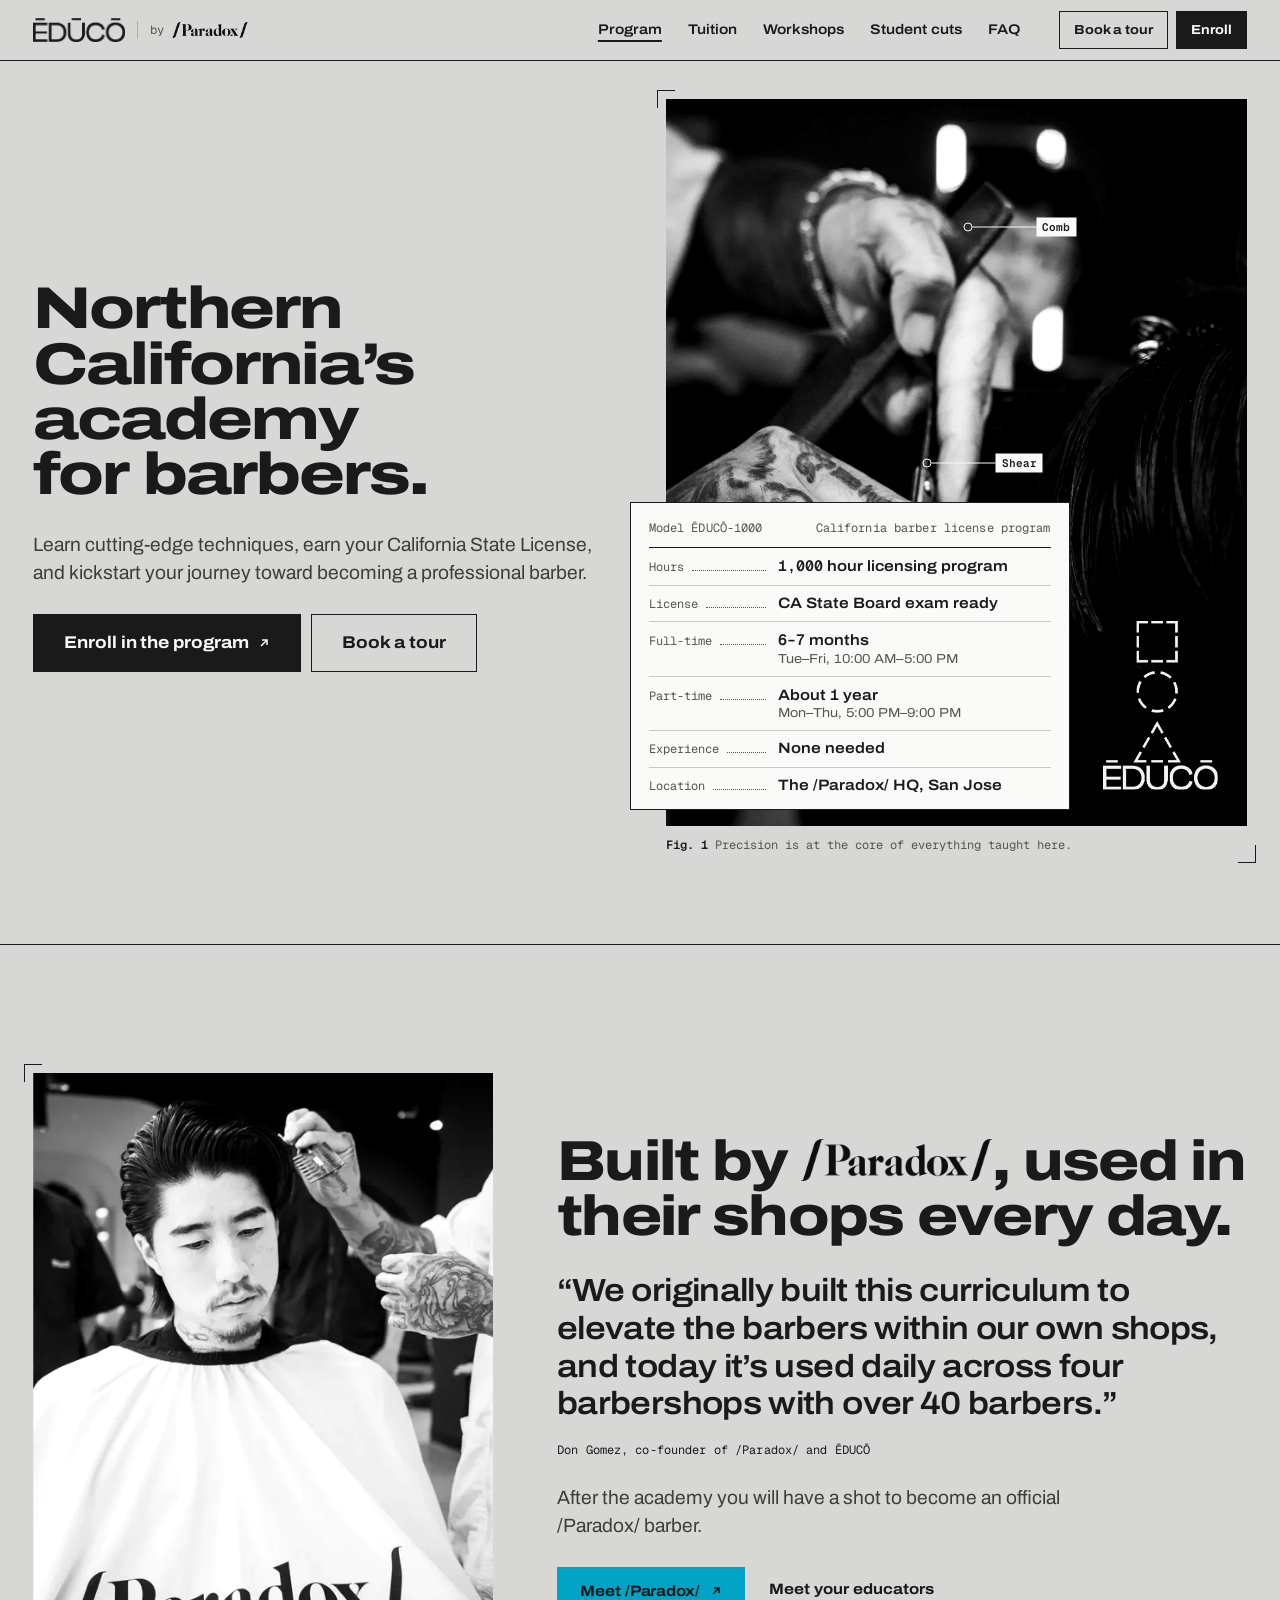
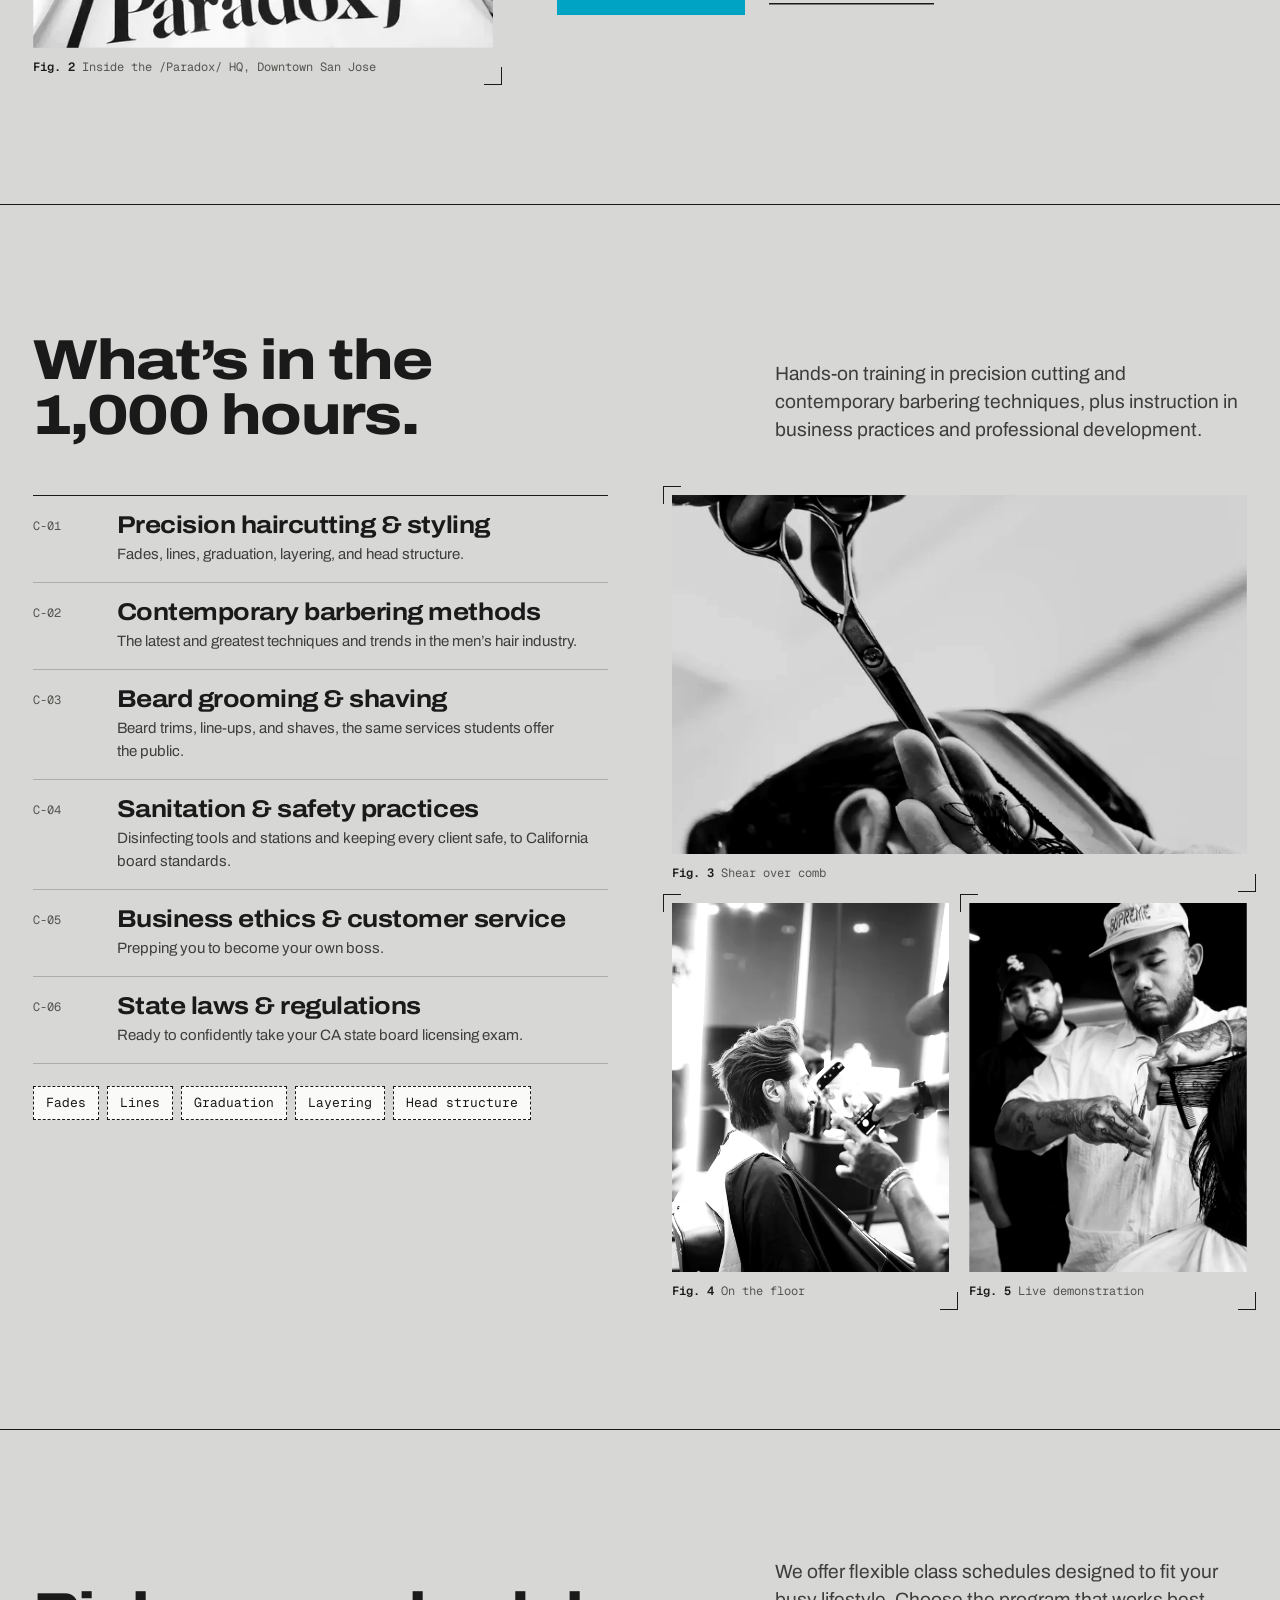
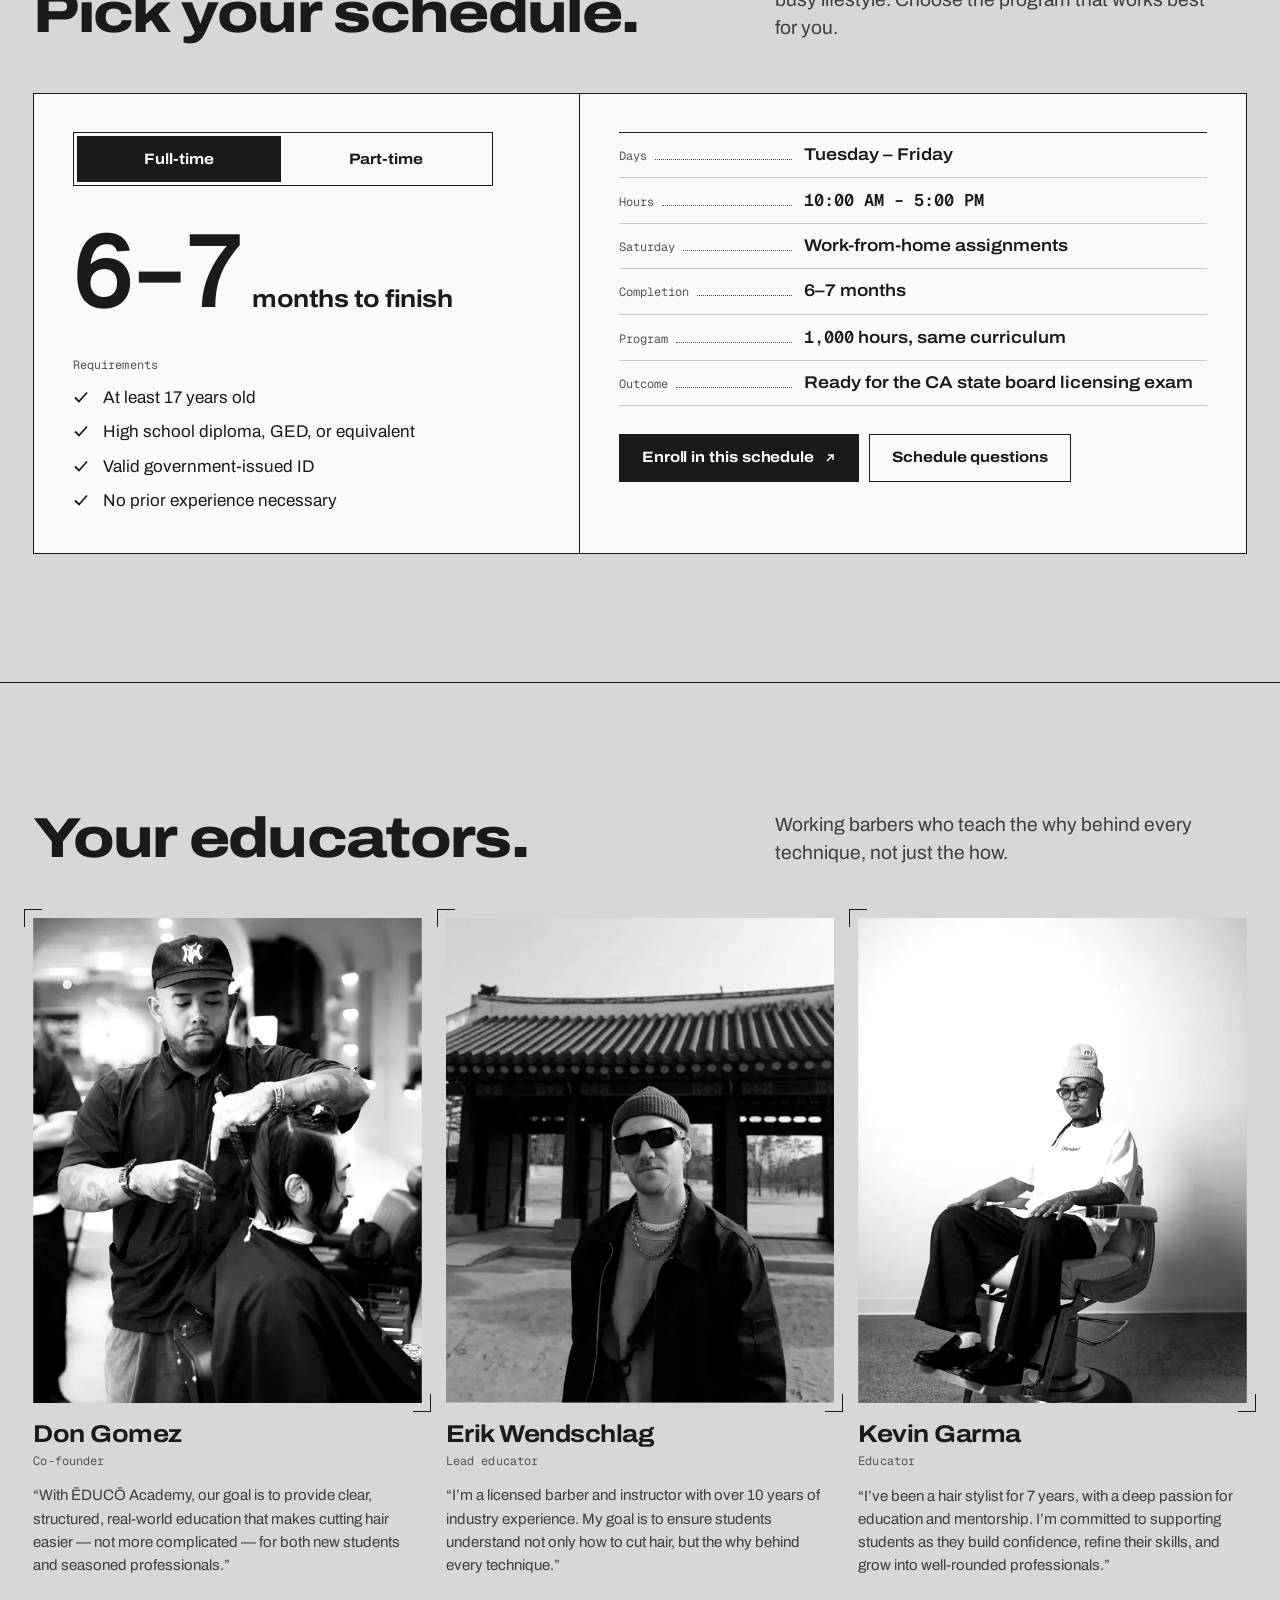
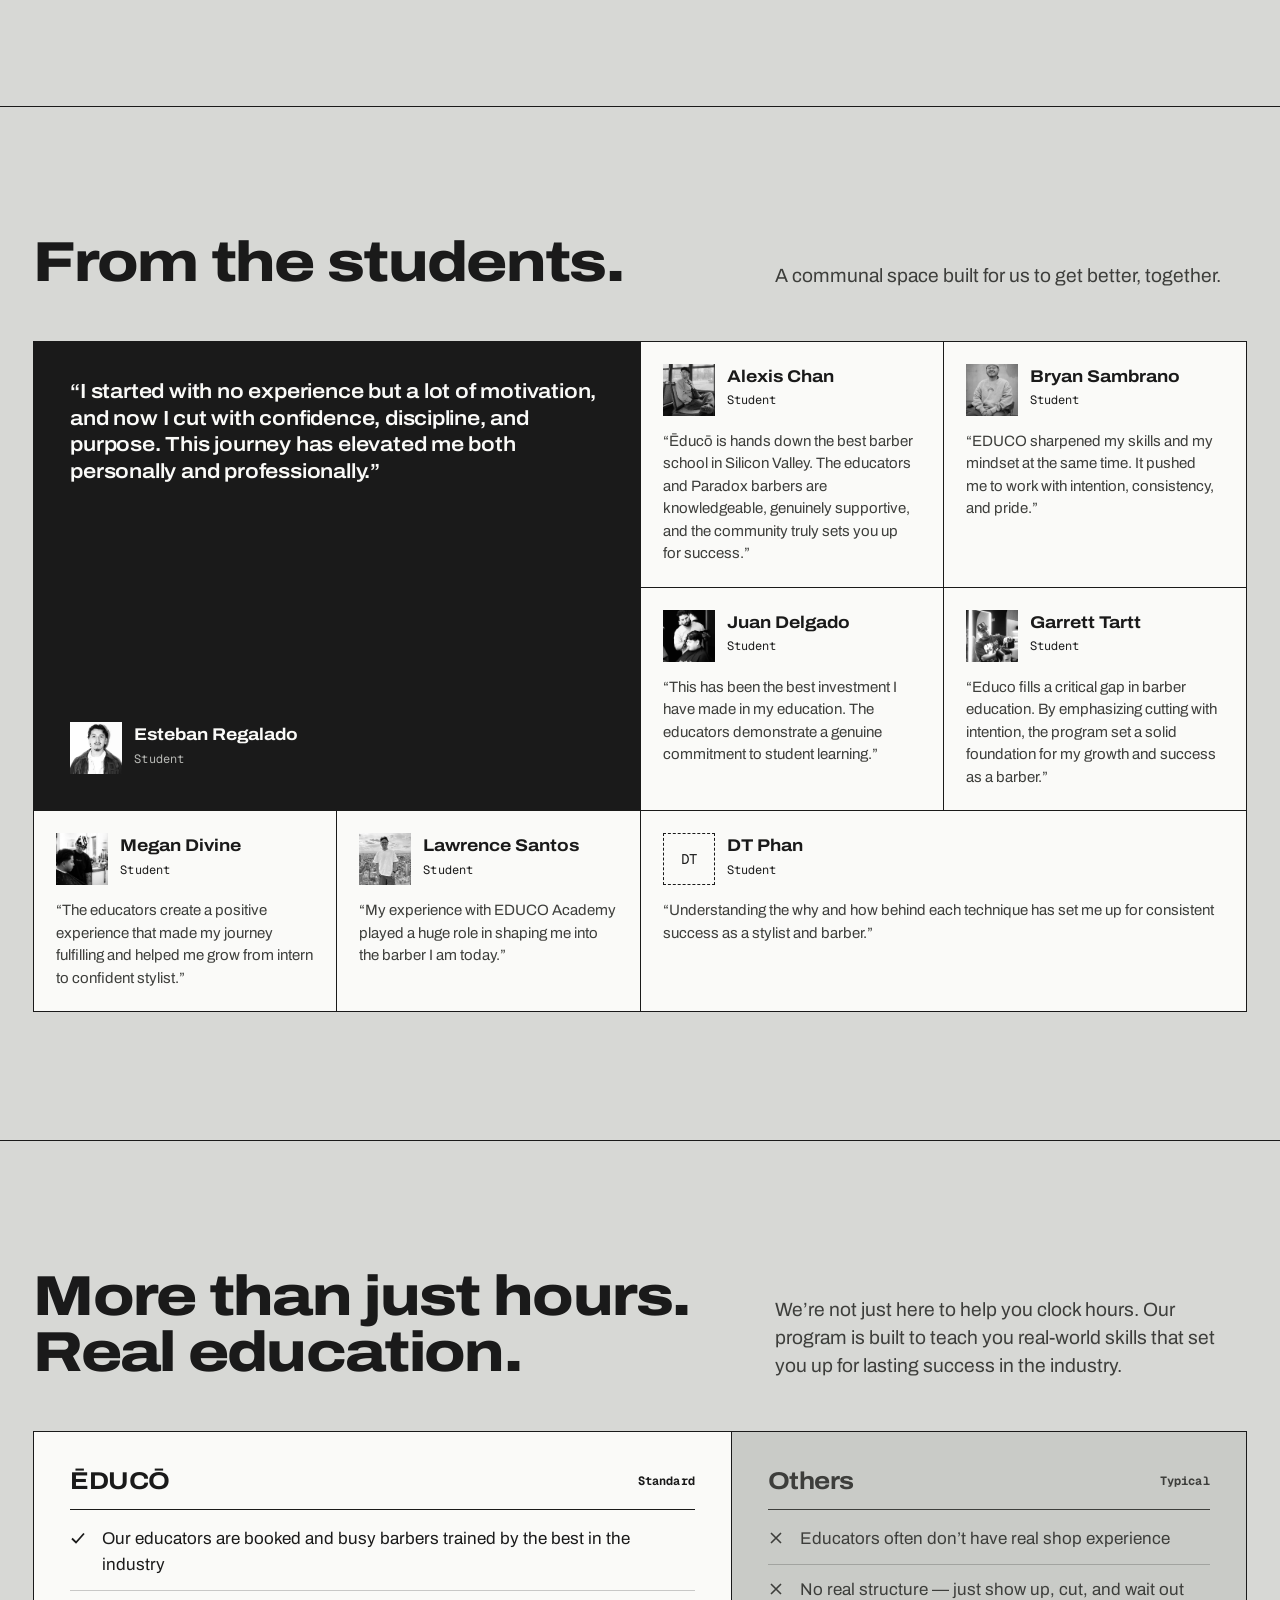
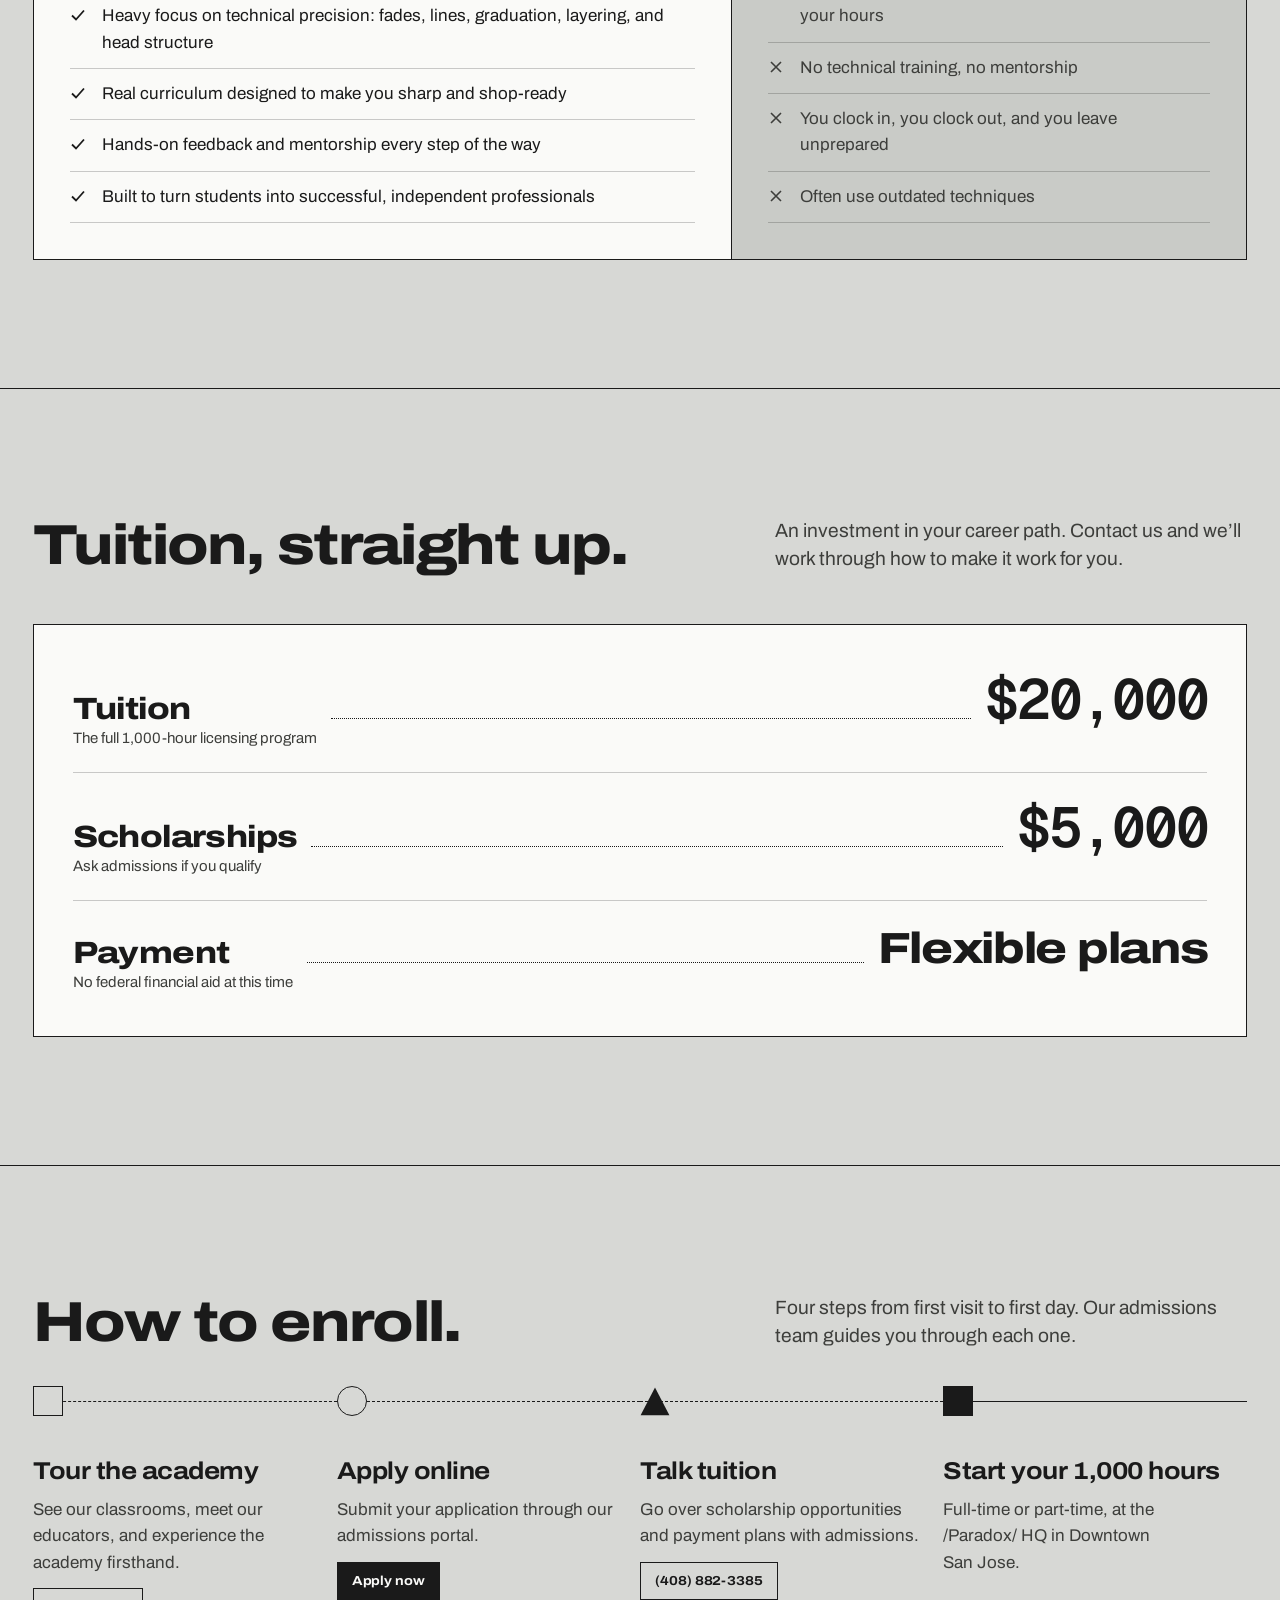
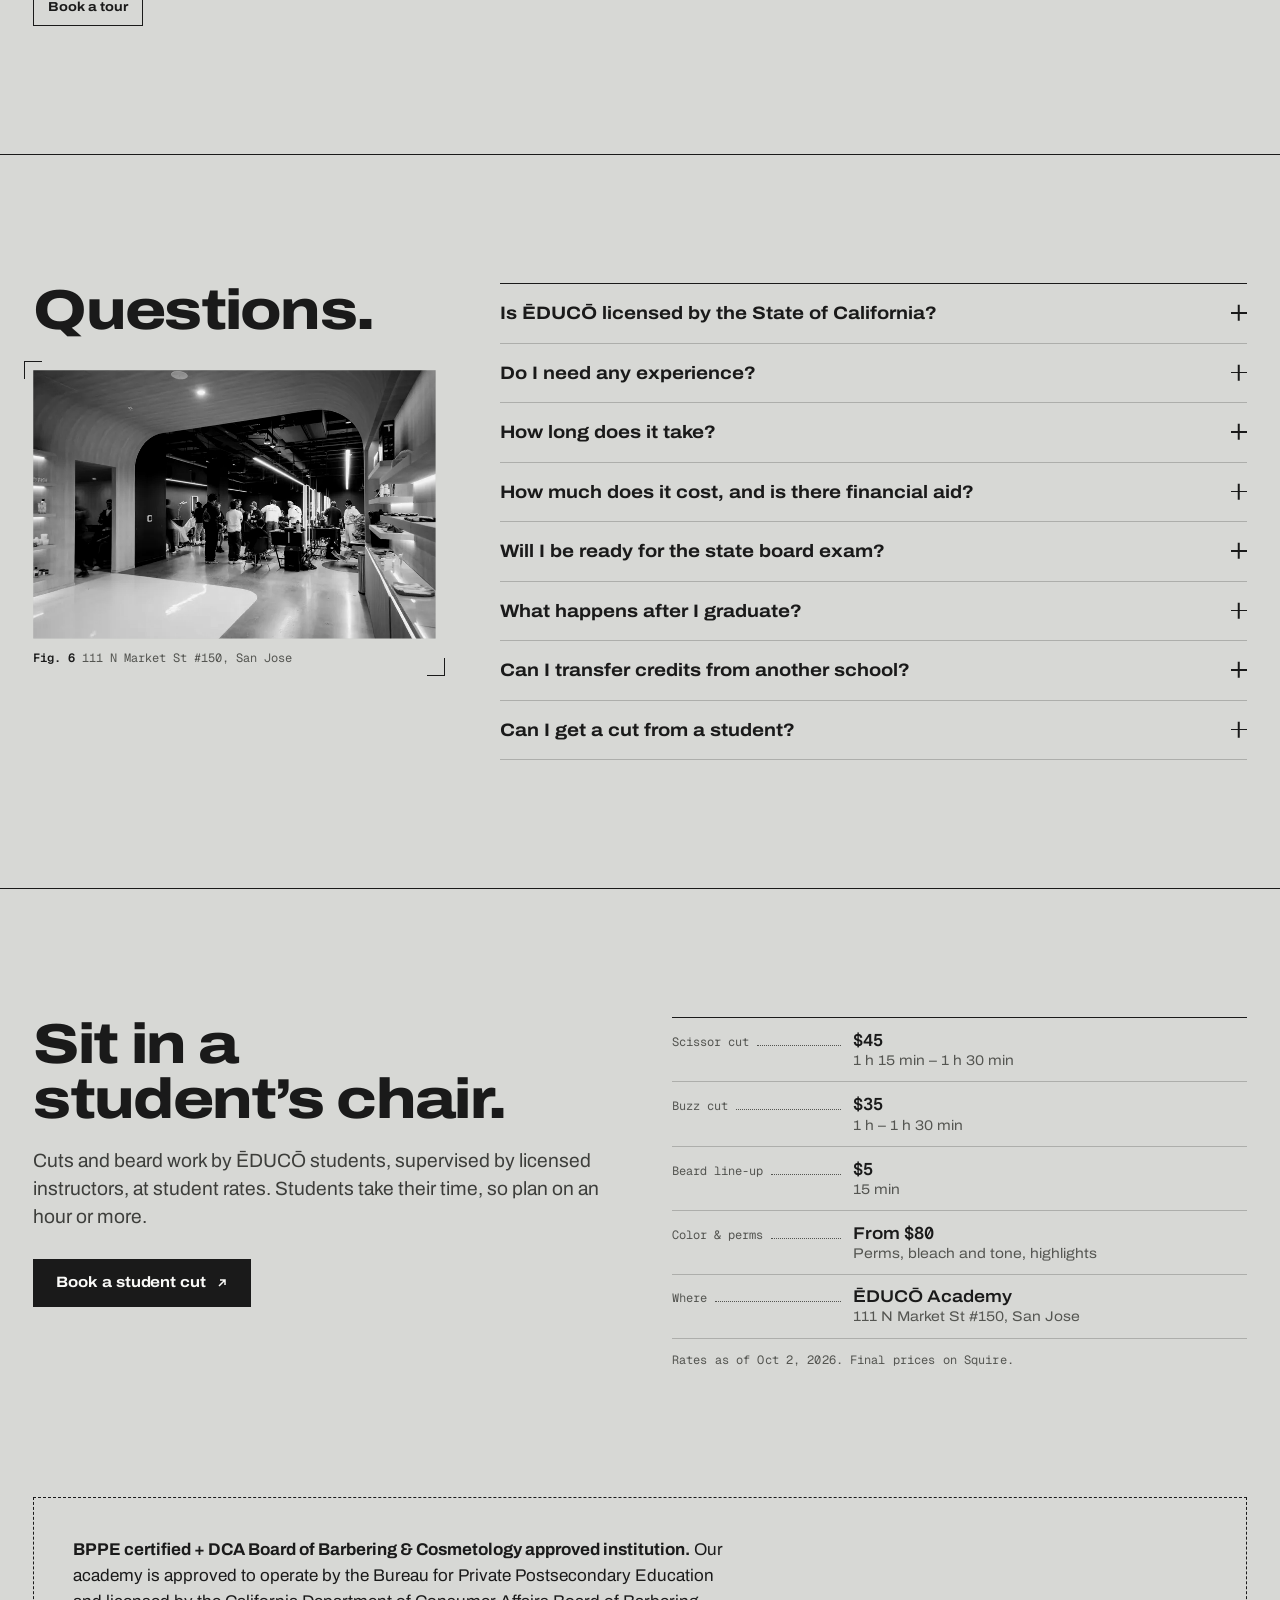
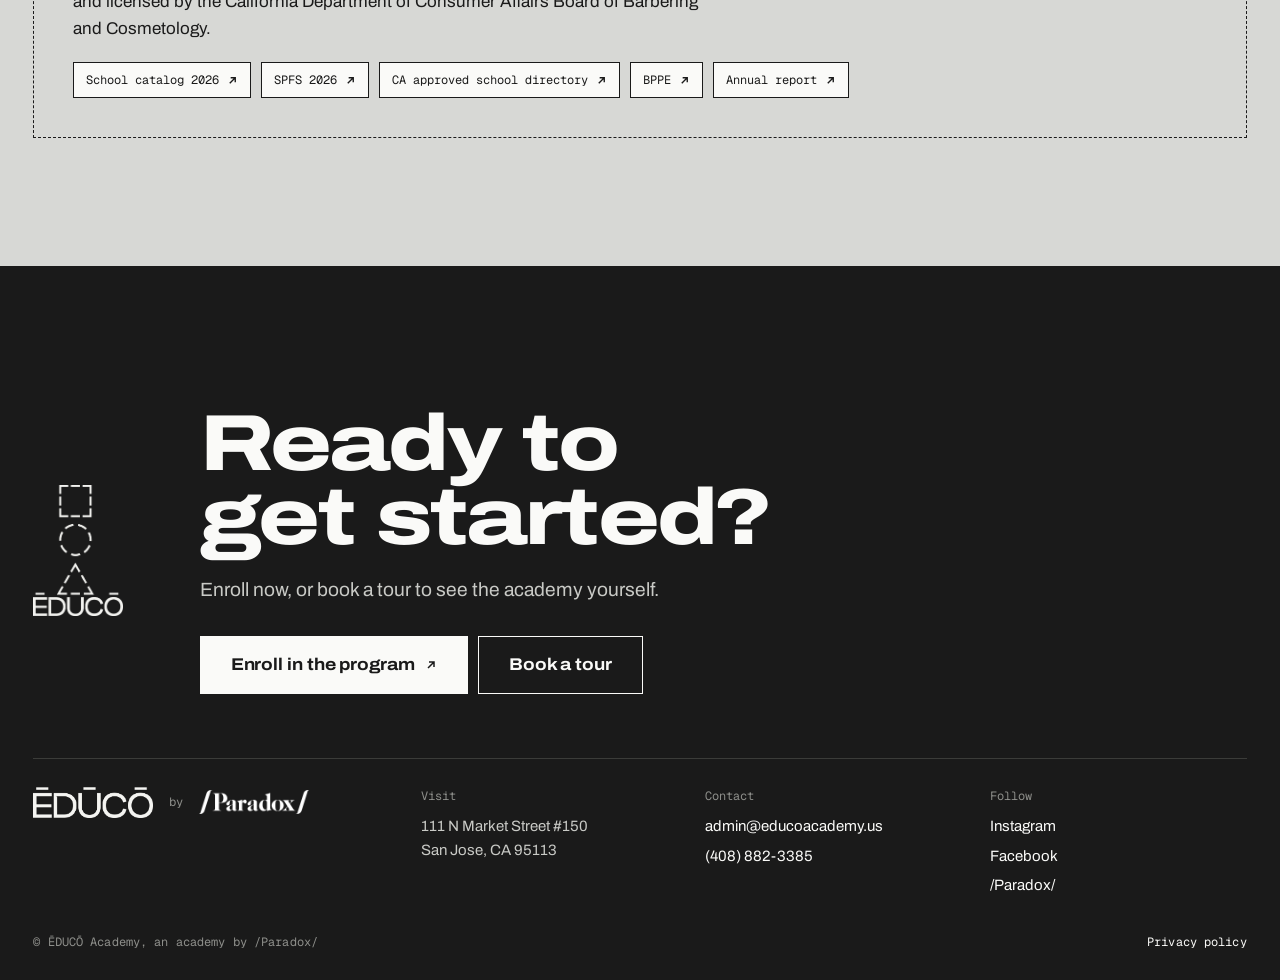
<file: index.html>
<!doctype html>
<html lang="en">
<head>
  <meta charset="utf-8">
  <meta name="viewport" content="width=device-width, initial-scale=1">
  <title>ĒDUCŌ Academy — California barber license program · San Jose</title>
  <meta name="description" content="ĒDUCŌ, an academy by /Paradox/. Earn your California barber license in the 1,000-hour program, full-time or part-time, at the /Paradox/ HQ in Downtown San Jose.">
  <meta name="theme-color" content="#d7d8d5">
  <link rel="preconnect" href="https://fonts.googleapis.com">
  <link rel="preconnect" href="https://fonts.gstatic.com" crossorigin>
  <link rel="stylesheet" href="https://fonts.googleapis.com/css2?family=Archivo:wdth,wght@62..125,100..900&family=Geist+Mono:wght@400;600&display=swap">
  <link rel="preload" as="image" href="img/hands-1600.webp">
  <link rel="stylesheet" href="edu.css">
  <script src="edu.js" defer></script>
</head>
<body>
<a class="skip" href="#main">Skip to content</a>

<header class="strip">
  <div class="strip__inner wrap">
    <div class="strip__logo"><a href="index.html" aria-label="ĒDUCŌ Academy home"><img src="img/wordmark-ink.png" alt="ĒDUCŌ" width="1500" height="420"></a><a class="strip__by" href="https://gigolajulian.github.io/prdx-juliangigola-redesign/" target="_blank" rel="noopener">by <img src="img/prdx-ink.png" alt="/Paradox/" width="1984" height="432"></a></div>
    <nav class="strip__nav" aria-label="Main">
      <ul>
        <li><a href="index.html" aria-current="page">Program</a></li>
        <li><a href="index.html#tuition">Tuition</a></li>
        <li><a href="workshops.html">Workshops</a></li>
        <li><a href="index.html#cuts">Student cuts</a></li>
        <li><a href="index.html#faq">FAQ</a></li>
      </ul>
    </nav>
    <div class="strip__cta">
      <a class="btn btn--sm btn--line" href="https://calendly.com/admin-educoacademy/educo-academy-open-house" target="_blank" rel="noopener">Book a tour</a>
      <a class="btn btn--sm" href="https://educoacademy.edlumina.com/register?student_module=admissions" target="_blank" rel="noopener">Enroll</a>
    </div>
    <button class="menu-btn" type="button" aria-label="Open menu" aria-expanded="false" aria-controls="menu"><span></span></button>
  </div>
</header>

<div class="sheet-menu" id="menu" role="dialog" aria-modal="true" aria-label="Menu">
  <div class="sheet-menu__top">
    <img src="img/wordmark-ink.png" alt="" width="1500" height="420">
    <button class="menu-btn sheet-menu__close" type="button" aria-label="Close menu"><svg viewBox="0 0 14 14" width="14" height="14" fill="none" stroke="currentColor" stroke-width="1.5"><path d="M2 2l10 10M12 2L2 12"/></svg></button>
  </div>
  <ul>
    <li><a href="index.html">Program <span class="mono">1,000 hrs</span></a></li>
    <li><a href="index.html#tuition">Tuition</a></li>
    <li><a href="workshops.html">Workshops</a></li>
    <li><a href="index.html#cuts">Student cuts</a></li>
    <li><a href="index.html#faq">FAQ</a></li>
    <li><a href="https://gigolajulian.github.io/prdx-juliangigola-redesign/" target="_blank" rel="noopener" class="prdx">/Paradox/</a></li>
  </ul>
  <div class="cta">
    <a class="btn" href="https://educoacademy.edlumina.com/register?student_module=admissions" target="_blank" rel="noopener">Enroll in the program</a>
    <a class="btn btn--line" href="https://calendly.com/admin-educoacademy/educo-academy-open-house" target="_blank" rel="noopener">Book a tour</a>
  </div>
</div>

<main id="main">

  <!-- Cover -->
  <section class="cover wrap" aria-labelledby="cover-title">
    <div class="cover__grid">
      <div class="cover__text">
        <div class="cover__head">
          <h1 class="h-xl cover__h1" id="cover-title">Northern California’s academy for barbers.</h1>
        </div>
        <p class="lede">Learn cutting-edge techniques, earn your California State License, and kickstart your journey toward becoming a professional barber.</p>
        <div class="cover__actions">
          <a class="btn btn--lg" href="https://educoacademy.edlumina.com/register?student_module=admissions" target="_blank" rel="noopener">Enroll in the program<svg viewBox="0 0 12 12" fill="none" stroke="currentColor" stroke-width="1.5" aria-hidden="true"><path d="M3 9l6-6M4 3h5v5"/></svg></a>
          <a class="btn btn--lg btn--line" href="https://calendly.com/admin-educoacademy/educo-academy-open-house" target="_blank" rel="noopener">Book a tour</a>
        </div>
      </div>

      <figure class="fig cover__photo">
        <span class="fig__frame"><img src="img/hands-1600.webp" srcset="img/hands-800.webp 800w, img/hands-1600.webp 1600w" sizes="(min-width: 960px) 55vw, 100vw" alt="Close-up of a barber's tattooed hands combing and cutting a section of hair." width="1067" height="1600" fetchpriority="high">
        <span class="callout" style="--x:52%;--y:17.5%" aria-hidden="true"><b>Comb</b></span>
        <span class="callout" style="--x:45%;--y:50%" aria-hidden="true"><b>Shear</b></span>
        <img class="cover__logo" src="img/logo-stack-paper.png" alt="" width="1500" height="2195">
        </span>
        <div class="cover__plate">
          <p class="mono cover__plate-title"><span>Model ĒDUCŌ-1000</span><span>California barber license program</span></p>
          <dl class="spec">
            <div><dt>Hours</dt><dd><span class="v">1,000</span> hour licensing program</dd></div>
            <div><dt>License</dt><dd>CA State Board exam ready</dd></div>
            <div><dt>Full-time</dt><dd><span class="v">6–7</span> months <small>Tue–Fri, 10:00 AM–5:00 PM</small></dd></div>
            <div><dt>Part-time</dt><dd>About <span class="v">1</span> year <small>Mon–Thu, 5:00 PM–9:00 PM</small></dd></div>
            <div><dt>Experience</dt><dd>None needed</dd></div>
            <div><dt>Location</dt><dd>The /Paradox/ HQ, San Jose</dd></div>
          </dl>
        </div>
        <figcaption><span><b>Fig. 1</b> Precision is at the core of everything taught here.</span></figcaption>
      </figure>
    </div>
  </section>

  <!-- Lineage -->
  <section class="sec wrap" aria-labelledby="lineage-title">
    <div class="lineage">
      <figure class="fig">
        <span class="fig__frame"><img src="img/cape-1600.webp" srcset="img/cape-800.webp 800w, img/cape-1600.webp 1600w" sizes="(min-width: 960px) 38vw, 100vw" alt="A client in a /Paradox/ cape while a barber styles his hair." width="1067" height="1600" loading="lazy"></span>
        <figcaption><span><b>Fig. 2</b> Inside the /Paradox/ HQ, Downtown San Jose</span></figcaption>
      </figure>
      <div>
        <h2 class="h-l" id="lineage-title">Built by <span class="nowrap"><img class="prdx-mark" src="img/prdx-ink.png" alt="/Paradox/" width="1984" height="432">,</span> used in their shops every day.</h2>
        <blockquote style="margin-top:28px">
          <p>“We originally built this curriculum to elevate the barbers within our own shops, and today it’s used daily across four barbershops with over 40 barbers.”</p>
          <cite class="mono">Don Gomez, co-founder of /Paradox/ and ĒDUCŌ</cite>
        </blockquote>
        <p class="lede" style="margin-top:24px">After the academy you will have a shot to become an official /Paradox/ barber.</p>
        <div class="lineage__links">
          <a class="btn btn--prdx" href="https://gigolajulian.github.io/prdx-juliangigola-redesign/" target="_blank" rel="noopener">Meet /Paradox/<svg viewBox="0 0 12 12" fill="none" stroke="currentColor" stroke-width="1.5" aria-hidden="true"><path d="M3 9l6-6M4 3h5v5"/></svg></a>
          <a class="link" href="#educators">Meet your educators</a>
        </div>
      </div>
    </div>
  </section>

  <!-- Curriculum -->
  <section class="sec wrap" aria-labelledby="curr-title">
    <div class="sec__head">
      <h2 class="h-l" id="curr-title">What’s in the 1,000 hours.</h2>
      <p class="lede">Hands-on training in precision cutting and contemporary barbering techniques, plus instruction in business practices and professional development.</p>
    </div>
    <div class="curriculum">
      <div>
        <ol class="parts">
          <li><span class="no">C-01</span><h3 class="h-m">Precision haircutting &amp; styling</h3><p>Fades, lines, graduation, layering, and head structure.</p></li>
          <li><span class="no">C-02</span><h3 class="h-m">Contemporary barbering methods</h3><p>The latest and greatest techniques and trends in the men’s hair industry.</p></li>
          <li><span class="no">C-03</span><h3 class="h-m">Beard grooming &amp; shaving</h3><p>Beard trims, line-ups, and shaves, the same services students offer the public.</p></li>
          <li><span class="no">C-04</span><h3 class="h-m">Sanitation &amp; safety practices</h3><p>Disinfecting tools and stations and keeping every client safe, to California board standards.</p></li>
          <li><span class="no">C-05</span><h3 class="h-m">Business ethics &amp; customer service</h3><p>Prepping you to become your own boss.</p></li>
          <li><span class="no">C-06</span><h3 class="h-m">State laws &amp; regulations</h3><p>Ready to confidently take your CA state board licensing exam.</p></li>
        </ol>
        <ul class="focus" aria-label="Technical focus">
          <li>Fades</li><li>Lines</li><li>Graduation</li><li>Layering</li><li>Head structure</li>
        </ul>
      </div>
      <div class="curriculum__figs">
        <figure class="fig"><span class="fig__frame"><img src="img/shears-1600.webp" srcset="img/shears-800.webp 800w, img/shears-1600.webp 1600w" sizes="(min-width: 960px) 45vw, 100vw" alt="Shears opening along a comb against a client's neckline." width="1080" height="1080" loading="lazy"></span><figcaption><span><b>Fig. 3</b> Shear over comb</span></figcaption></figure>
        <figure class="fig"><span class="fig__frame"><img src="img/cut-800.webp" alt="A barber at work on a client's fade during a class." width="533" height="800" loading="lazy"></span><figcaption><span><b>Fig. 4</b> On the floor</span></figcaption></figure>
        <figure class="fig"><span class="fig__frame"><img src="img/demo-800.webp" alt="An educator demonstrating a cut while students watch." width="639" height="800" loading="lazy"></span><figcaption><span><b>Fig. 5</b> Live demonstration</span></figcaption></figure>
      </div>
    </div>
  </section>

  <!-- Schedule configurator -->
  <section class="sec wrap" id="schedule" aria-labelledby="sched-title">
    <div class="sec__head">
      <h2 class="h-l" id="sched-title">Pick your schedule.</h2>
      <p class="lede">We offer flexible class schedules designed to fit your busy lifestyle. Choose the program that works best for you.</p>
    </div>
    <div class="config" data-config>
      <div class="config__side">
        <div class="toggle" role="group" aria-label="Schedule" data-mode="ft">
          <span class="toggle__thumb" aria-hidden="true"></span>
          <button type="button" data-mode="ft" aria-pressed="true">Full-time</button>
          <button type="button" data-mode="pt" aria-pressed="false">Part-time</button>
        </div>
        <p class="config__big" aria-live="polite"><b class="swap" data-ft="6–7" data-pt="12">6–7</b><span class="h-m">months to finish</span></p>
        <div>
          <p class="mono" style="color:var(--mute);margin:0 0 10px">Requirements</p>
          <ul class="req">
            <li><svg viewBox="0 0 16 16" fill="none" stroke="currentColor" stroke-width="1.8" aria-hidden="true"><path d="M2 8.5l4 4 8-9"/></svg>At least 17 years old</li>
            <li><svg viewBox="0 0 16 16" fill="none" stroke="currentColor" stroke-width="1.8" aria-hidden="true"><path d="M2 8.5l4 4 8-9"/></svg>High school diploma, GED, or equivalent</li>
            <li><svg viewBox="0 0 16 16" fill="none" stroke="currentColor" stroke-width="1.8" aria-hidden="true"><path d="M2 8.5l4 4 8-9"/></svg>Valid government-issued ID</li>
            <li><svg viewBox="0 0 16 16" fill="none" stroke="currentColor" stroke-width="1.8" aria-hidden="true"><path d="M2 8.5l4 4 8-9"/></svg>No prior experience necessary</li>
          </ul>
        </div>
      </div>
      <div class="config__main">
        <dl class="spec">
          <div><dt>Days</dt><dd class="swap" data-ft="Tuesday – Friday" data-pt="Monday – Thursday">Tuesday – Friday</dd></div>
          <div><dt>Hours</dt><dd><span class="v swap" data-ft="10:00 AM – 5:00 PM" data-pt="5:00 PM – 9:00 PM">10:00 AM – 5:00 PM</span></dd></div>
          <div><dt>Saturday</dt><dd>Work-from-home assignments</dd></div>
          <div><dt>Completion</dt><dd class="swap" data-ft="6–7 months" data-pt="About 1 year">6–7 months</dd></div>
          <div><dt>Program</dt><dd><span class="v">1,000</span> hours, same curriculum</dd></div>
          <div><dt>Outcome</dt><dd>Ready for the CA state board licensing exam</dd></div>
        </dl>
        <div class="cover__actions">
          <a class="btn" href="https://educoacademy.edlumina.com/register?student_module=admissions" target="_blank" rel="noopener">Enroll in this schedule<svg viewBox="0 0 12 12" fill="none" stroke="currentColor" stroke-width="1.5" aria-hidden="true"><path d="M3 9l6-6M4 3h5v5"/></svg></a>
          <a class="btn btn--line" href="#faq">Schedule questions</a>
        </div>
      </div>
    </div>
  </section>

  <!-- Educators -->
  <section class="sec wrap" id="educators" aria-labelledby="edu-title">
    <div class="sec__head">
      <h2 class="h-l" id="edu-title">Your educators.</h2>
      <p class="lede">Working barbers who teach the why behind every technique, not just the how.</p>
    </div>
    <div class="people">
      <article class="person">
        <figure class="fig"><span class="fig__frame"><img src="img/don-800.webp" alt="Don Gomez teaching a cut in front of a group of barbers." width="533" height="800" loading="lazy"></span></figure>
        <h3 class="h-m">Don Gomez</h3>
        <p class="role mono">Co-founder</p>
        <blockquote>“With ĒDUCŌ Academy, our goal is to provide clear, structured, real-world education that makes cutting hair easier — not more complicated — for both new students and seasoned professionals.”</blockquote>
      </article>
      <article class="person">
        <figure class="fig"><span class="fig__frame"><img src="img/erik-800.webp" alt="Erik Wendschlag, lead educator." width="800" height="799" loading="lazy"></span></figure>
        <h3 class="h-m">Erik Wendschlag</h3>
        <p class="role mono">Lead educator</p>
        <blockquote>“I’m a licensed barber and instructor with over 10 years of industry experience. My goal is to ensure students understand not only how to cut hair, but the why behind every technique.”</blockquote>
      </article>
      <article class="person">
        <figure class="fig"><span class="fig__frame"><img src="img/kevin-800.webp" alt="Kevin Garma, educator, seated in a barber chair." width="533" height="800" loading="lazy"></span></figure>
        <h3 class="h-m">Kevin Garma</h3>
        <p class="role mono">Educator</p>
        <blockquote>“I’ve been a hair stylist for 7 years, with a deep passion for education and mentorship. I’m committed to supporting students as they build confidence, refine their skills, and grow into well-rounded professionals.”</blockquote>
      </article>
    </div>
  </section>

  <!-- Students -->
  <section class="sec wrap" aria-labelledby="students-title">
    <div class="sec__head">
      <h2 class="h-l" id="students-title">From the students.</h2>
      <p class="lede">A communal space built for us to get better, together.</p>
    </div>
    <div class="reports">
      <article class="report report--lead">
        <p>“I started with no experience but a lot of motivation, and now I cut with confidence, discipline, and purpose. This journey has elevated me both personally and professionally.”</p>
        <div class="report__who"><img src="img/esteban-800.webp" alt="" width="533" height="800" loading="lazy"><div><b>Esteban Regalado</b><span class="mono">Student</span></div></div>
      </article>
      <article class="report"><div class="report__who"><img src="img/alexis-800.webp" alt="" loading="lazy" width="533" height="800"><div><b>Alexis Chan</b><span class="mono">Student</span></div></div><p>“Ēducō is hands down the best barber school in Silicon Valley. The educators and Paradox barbers are knowledgeable, genuinely supportive, and the community truly sets you up for success.”</p></article>
      <article class="report"><div class="report__who"><img src="img/bryan-800.webp" alt="" loading="lazy" width="535" height="800"><div><b>Bryan Sambrano</b><span class="mono">Student</span></div></div><p>“EDUCO sharpened my skills and my mindset at the same time. It pushed me to work with intention, consistency, and pride.”</p></article>
      <article class="report"><div class="report__who"><img src="img/juan-800.webp" alt="" loading="lazy" width="533" height="800"><div><b>Juan Delgado</b><span class="mono">Student</span></div></div><p>“This has been the best investment I have made in my education. The educators demonstrate a genuine commitment to student learning.”</p></article>
      <article class="report"><div class="report__who"><img src="img/garrett-800.webp" alt="" loading="lazy" width="533" height="800"><div><b>Garrett Tartt</b><span class="mono">Student</span></div></div><p>“Educo fills a critical gap in barber education. By emphasizing cutting with intention, the program set a solid foundation for my growth and success as a barber.”</p></article>
      <article class="report"><div class="report__who"><img src="img/megan-800.webp" alt="" loading="lazy" width="551" height="800"><div><b>Megan Divine</b><span class="mono">Student</span></div></div><p>“The educators create a positive experience that made my journey fulfilling and helped me grow from intern to confident stylist.”</p></article>
      <article class="report"><div class="report__who"><img src="img/lawrence-800.webp" alt="" loading="lazy" width="600" height="800"><div><b>Lawrence Santos</b><span class="mono">Student</span></div></div><p>“My experience with EDUCO Academy played a huge role in shaping me into the barber I am today.”</p></article>
      <article class="report"><div class="report__who"><span class="init" aria-hidden="true">DT</span><div><b>DT Phan</b><span class="mono">Student</span></div></div><p>“Understanding the why and how behind each technique has set me up for consistent success as a stylist and barber.”</p></article>
    </div>
  </section>

  <!-- Why -->
  <section class="sec wrap" aria-labelledby="why-title">
    <div class="sec__head">
      <h2 class="h-l" id="why-title">More than just hours. Real education.</h2>
      <p class="lede">We’re not just here to help you clock hours. Our program is built to teach you real-world skills that set you up for lasting success in the industry.</p>
    </div>
    <div class="compare">
      <div class="compare__col">
        <h3 class="h-m">ĒDUCŌ <span class="mono">Standard</span></h3>
        <ul>
          <li><svg viewBox="0 0 16 16" fill="none" stroke="currentColor" stroke-width="1.8" aria-hidden="true"><path d="M2 8.5l4 4 8-9"/></svg>Our educators are booked and busy barbers trained by the best in the industry</li>
          <li><svg viewBox="0 0 16 16" fill="none" stroke="currentColor" stroke-width="1.8" aria-hidden="true"><path d="M2 8.5l4 4 8-9"/></svg>Heavy focus on technical precision: fades, lines, graduation, layering, and head structure</li>
          <li><svg viewBox="0 0 16 16" fill="none" stroke="currentColor" stroke-width="1.8" aria-hidden="true"><path d="M2 8.5l4 4 8-9"/></svg>Real curriculum designed to make you sharp and shop-ready</li>
          <li><svg viewBox="0 0 16 16" fill="none" stroke="currentColor" stroke-width="1.8" aria-hidden="true"><path d="M2 8.5l4 4 8-9"/></svg>Hands-on feedback and mentorship every step of the way</li>
          <li><svg viewBox="0 0 16 16" fill="none" stroke="currentColor" stroke-width="1.8" aria-hidden="true"><path d="M2 8.5l4 4 8-9"/></svg>Built to turn students into successful, independent professionals</li>
        </ul>
      </div>
      <div class="compare__col compare__col--them">
        <h3 class="h-m">Others <span class="mono">Typical</span></h3>
        <ul>
          <li><svg viewBox="0 0 16 16" fill="none" stroke="currentColor" stroke-width="1.6" aria-hidden="true"><path d="M3 3l10 10M13 3L3 13"/></svg>Educators often don’t have real shop experience</li>
          <li><svg viewBox="0 0 16 16" fill="none" stroke="currentColor" stroke-width="1.6" aria-hidden="true"><path d="M3 3l10 10M13 3L3 13"/></svg>No real structure — just show up, cut, and wait out your hours</li>
          <li><svg viewBox="0 0 16 16" fill="none" stroke="currentColor" stroke-width="1.6" aria-hidden="true"><path d="M3 3l10 10M13 3L3 13"/></svg>No technical training, no mentorship</li>
          <li><svg viewBox="0 0 16 16" fill="none" stroke="currentColor" stroke-width="1.6" aria-hidden="true"><path d="M3 3l10 10M13 3L3 13"/></svg>You clock in, you clock out, and you leave unprepared</li>
          <li><svg viewBox="0 0 16 16" fill="none" stroke="currentColor" stroke-width="1.6" aria-hidden="true"><path d="M3 3l10 10M13 3L3 13"/></svg>Often use outdated techniques</li>
        </ul>
      </div>
    </div>
  </section>

  <!-- Tuition -->
  <section class="sec wrap" id="tuition" aria-labelledby="tuition-title">
    <div class="sec__head">
      <h2 class="h-l" id="tuition-title">Tuition, straight up.</h2>
      <p class="lede">An investment in your career path. Contact us and we’ll work through how to make it work for you.</p>
    </div>
    <dl class="price">
      <div><dt>Tuition<small>The full 1,000-hour licensing program</small></dt><dd class="price__fig">$20,000</dd></div>
      <div><dt>Scholarships<small>Ask admissions if you qualify</small></dt><dd class="price__fig">$5,000</dd></div>
      <div><dt>Payment<small>No federal financial aid at this time</small></dt><dd class="price__word">Flexible plans</dd></div>
    </dl>
  </section>

  <!-- Enroll path -->
  <section class="sec wrap" id="enroll" aria-labelledby="enroll-title">
    <div class="sec__head">
      <h2 class="h-l" id="enroll-title">How to enroll.</h2>
      <p class="lede">Four steps from first visit to first day. Our admissions team guides you through each one.</p>
    </div>
    <ol class="stations">
      <li class="station">
        <h3 class="h-m">Tour the academy</h3>
        <p>See our classrooms, meet our educators, and experience the academy firsthand.</p>
        <a class="btn btn--line btn--sm" href="https://calendly.com/admin-educoacademy/educo-academy-open-house" target="_blank" rel="noopener">Book a tour</a>
      </li>
      <li class="station">
        <h3 class="h-m">Apply online</h3>
        <p>Submit your application through our admissions portal.</p>
        <a class="btn btn--sm" href="https://educoacademy.edlumina.com/register?student_module=admissions" target="_blank" rel="noopener">Apply now</a>
      </li>
      <li class="station">
        <h3 class="h-m">Talk tuition</h3>
        <p>Go over scholarship opportunities and payment plans with admissions.</p>
        <a class="btn btn--line btn--sm" href="tel:+14088823385">(408) 882-3385</a>
      </li>
      <li class="station">
        <h3 class="h-m">Start your 1,000 hours</h3>
        <p>Full-time or part-time, at the /Paradox/ HQ in Downtown San Jose.</p>
      </li>
    </ol>
  </section>

  <!-- FAQ -->
  <section class="sec wrap" id="faq" aria-labelledby="faq-title">
    <div class="faq-grid">
      <div>
        <h2 class="h-l" id="faq-title">Questions.</h2>
        <figure class="fig" style="margin-top:32px">
          <span class="fig__frame" style="aspect-ratio:3/2"><img src="img/facility-800.webp" alt="The academy floor inside the Downtown San Jose headquarters." width="800" height="533" loading="lazy"></span>
          <figcaption><span><b>Fig. 6</b> 111 N Market St #150, San Jose</span></figcaption>
        </figure>
      </div>
      <div class="faq">
        <details><summary>Is ĒDUCŌ licensed by the State of California?<i></i></summary><div class="a"><p>Yes. Our academy is approved to operate by the Bureau for Private Postsecondary Education and licensed by the California Department of Consumer Affairs Board of Barbering and Cosmetology. The program is designed to meet the requirements for state licensing in barbering.</p></div></details>
        <details><summary>Do I need any experience?<i></i></summary><div class="a"><p>No prior experience is necessary. The program is designed for beginners as well as those looking to enhance their skills.</p></div></details>
        <details><summary>How long does it take?<i></i></summary><div class="a"><p>The 1,000-hour program takes 6–7 months full-time (Tuesday–Friday, 10:00 AM–5:00 PM) or about 1 year part-time (Monday–Thursday, 5:00 PM–9:00 PM). Both include Saturday work-from-home assignments.</p></div></details>
        <details><summary>How much does it cost, and is there financial aid?<i></i></summary><div class="a"><p>Tuition for the 1,000-hour program is $20,000. We have $5,000 scholarship opportunities and flexible payment plans. We don’t currently offer federal financial aid. Contact our office for details on fees, grants, and payment options.</p></div></details>
        <details><summary>Will I be ready for the state board exam?<i></i></summary><div class="a"><p>Yes. The program is designed to meet the requirements for state licensing and to have you confidently ready to take your CA state board licensing exam.</p></div></details>
        <details><summary>What happens after I graduate?<i></i></summary><div class="a"><p>Graduates can pursue careers as barbers, educators, session stylists in the fashion industry, or open their own shops. We support students through our network of barbershops, career advice, and portfolio building. After the academy you will have a shot to become an official /Paradox/ barber.</p></div></details>
        <details><summary>Can I transfer credits from another school?<i></i></summary><div class="a"><p>As a non-accredited institution, transfer credits are evaluated case by case. Contact admissions for details.</p></div></details>
        <details><summary>Can I get a cut from a student?<i></i></summary><div class="a"><p>Yes. Students provide haircuts, beard trims, and shaves to the public under the supervision of licensed instructors, at discounted rates. <a href="#cuts">See rates and book</a>.</p></div></details>
      </div>
    </div>
  </section>

  <!-- Student cuts -->
  <section class="sec wrap" id="cuts" aria-labelledby="cuts-title">
    <div class="cuts">
      <div>
        <h2 class="h-l" id="cuts-title">Sit in a student’s chair.</h2>
        <p class="lede" style="margin:20px 0 0">Cuts and beard work by ĒDUCŌ students, supervised by licensed instructors, at student rates. Students take their time, so plan on an hour or more.</p>
        <div class="cover__actions">
          <a class="btn" href="https://getsquire.com/booking/book/educo-academy-san-jose" target="_blank" rel="noopener">Book a student cut<svg viewBox="0 0 12 12" fill="none" stroke="currentColor" stroke-width="1.5" aria-hidden="true"><path d="M3 9l6-6M4 3h5v5"/></svg></a>
        </div>
      </div>
      <div>
        <dl class="spec">
          <div><dt>Scissor cut</dt><dd><span class="v">$45</span> <small>1 h 15 min – 1 h 30 min</small></dd></div>
          <div><dt>Buzz cut</dt><dd><span class="v">$35</span> <small>1 h – 1 h 30 min</small></dd></div>
          <div><dt>Beard line-up</dt><dd><span class="v">$5</span> <small>15 min</small></dd></div>
          <div><dt>Color &amp; perms</dt><dd>From <span class="v">$80</span> <small>Perms, bleach and tone, highlights</small></dd></div>
          <div><dt>Where</dt><dd>ĒDUCŌ Academy <small>111 N Market St #150, San Jose</small></dd></div>
        </dl>
        <p class="mono" style="margin:12px 0 0;color:var(--mute)">Rates as of Oct 2, 2026. Final prices on Squire.</p>
      </div>
    </div>
  </section>

  <!-- Compliance -->
  <section class="wrap" style="padding-bottom:clamp(72px,10vw,140px)" aria-label="Approvals and disclosures">
    <div class="comply">
      <p><b>BPPE certified + DCA Board of Barbering &amp; Cosmetology approved institution.</b> Our academy is approved to operate by the Bureau for Private Postsecondary Education and licensed by the California Department of Consumer Affairs Board of Barbering and Cosmetology.</p>
      <ul>
        <li><a href="https://www.educoacademy.us/s/Educo-School-Catalog_2026.pdf" target="_blank" rel="noopener">School catalog 2026<svg viewBox="0 0 12 12" fill="none" stroke="currentColor" stroke-width="1.5" aria-hidden="true"><path d="M3 9l6-6M4 3h5v5"/></svg></a></li>
        <li><a href="https://www.educoacademy.us/s/SPFS-For-the-Year-2026.pdf" target="_blank" rel="noopener">SPFS 2026<svg viewBox="0 0 12 12" fill="none" stroke="currentColor" stroke-width="1.5" aria-hidden="true"><path d="M3 9l6-6M4 3h5v5"/></svg></a></li>
        <li><a href="https://www.barbercosmo.ca.gov/forms_pubs/approved_school_list.pdf" target="_blank" rel="noopener">CA approved school directory<svg viewBox="0 0 12 12" fill="none" stroke="currentColor" stroke-width="1.5" aria-hidden="true"><path d="M3 9l6-6M4 3h5v5"/></svg></a></li>
        <li><a href="https://www.bppe.ca.gov/" target="_blank" rel="noopener">BPPE<svg viewBox="0 0 12 12" fill="none" stroke="currentColor" stroke-width="1.5" aria-hidden="true"><path d="M3 9l6-6M4 3h5v5"/></svg></a></li>
        <li><a href="https://drive.google.com/file/d/13grzuGj9yVHHETFgOzgsniUyzm-u_xdF/view?usp=sharing" target="_blank" rel="noopener">Annual report<svg viewBox="0 0 12 12" fill="none" stroke="currentColor" stroke-width="1.5" aria-hidden="true"><path d="M3 9l6-6M4 3h5v5"/></svg></a></li>
      </ul>
    </div>
  </section>

  <!-- Close -->
  <section class="close" aria-labelledby="close-title">
    <div class="wrap close__grid">
      <img class="close__logo" src="img/logo-stack-paper.png" alt="" width="1500" height="2195" loading="lazy">
      <div>
        <h2 class="h-xl" id="close-title">Ready to get started?</h2>
        <p class="lede" style="margin:20px 0 32px">Enroll now, or book a tour to see the academy yourself.</p>
        <div class="close__actions">
          <a class="btn btn--lg" href="https://educoacademy.edlumina.com/register?student_module=admissions" target="_blank" rel="noopener">Enroll in the program<svg viewBox="0 0 12 12" fill="none" stroke="currentColor" stroke-width="1.5" aria-hidden="true"><path d="M3 9l6-6M4 3h5v5"/></svg></a>
          <a class="btn btn--lg btn--line" href="https://calendly.com/admin-educoacademy/educo-academy-open-house" target="_blank" rel="noopener">Book a tour</a>
        </div>
      </div>
    </div>
  </section>
</main>

<footer class="foot">
  <div class="wrap">
    <div class="foot__grid">
      <div class="foot__lock">
        <img src="img/wordmark-paper.png" alt="ĒDUCŌ" width="1500" height="420" loading="lazy">
        <span class="x">by</span>
        <a class="p" href="https://gigolajulian.github.io/prdx-juliangigola-redesign/" target="_blank" rel="noopener"><img src="img/prdx-paper.png" alt="/Paradox/" width="1984" height="432" loading="lazy"></a>
      </div>
      <div>
        <h2>Visit</h2>
        <address>111 N Market Street #150<br>San Jose, CA 95113</address>
      </div>
      <div>
        <h2>Contact</h2>
        <ul>
          <li><a href="mailto:admin@educoacademy.us">admin@educoacademy.us</a></li>
          <li><a href="tel:+14088823385">(408) 882-3385</a></li>
        </ul>
      </div>
      <div>
        <h2>Follow</h2>
        <ul>
          <li><a href="https://www.instagram.com/educo.academy" target="_blank" rel="noopener">Instagram</a></li>
          <li><a href="https://www.facebook.com/people/Educo-Academy/61577444746271/" target="_blank" rel="noopener">Facebook</a></li>
          <li><a href="https://gigolajulian.github.io/prdx-juliangigola-redesign/" target="_blank" rel="noopener">/Paradox/</a></li>
        </ul>
      </div>
    </div>
    <div class="foot__base mono">
      <span>© ĒDUCŌ Academy, an academy by /Paradox/</span>
      <a href="https://www.educoacademy.us/privacy-policy">Privacy policy</a>
    </div>
  </div>
</footer>
</body>
</html>
</file>
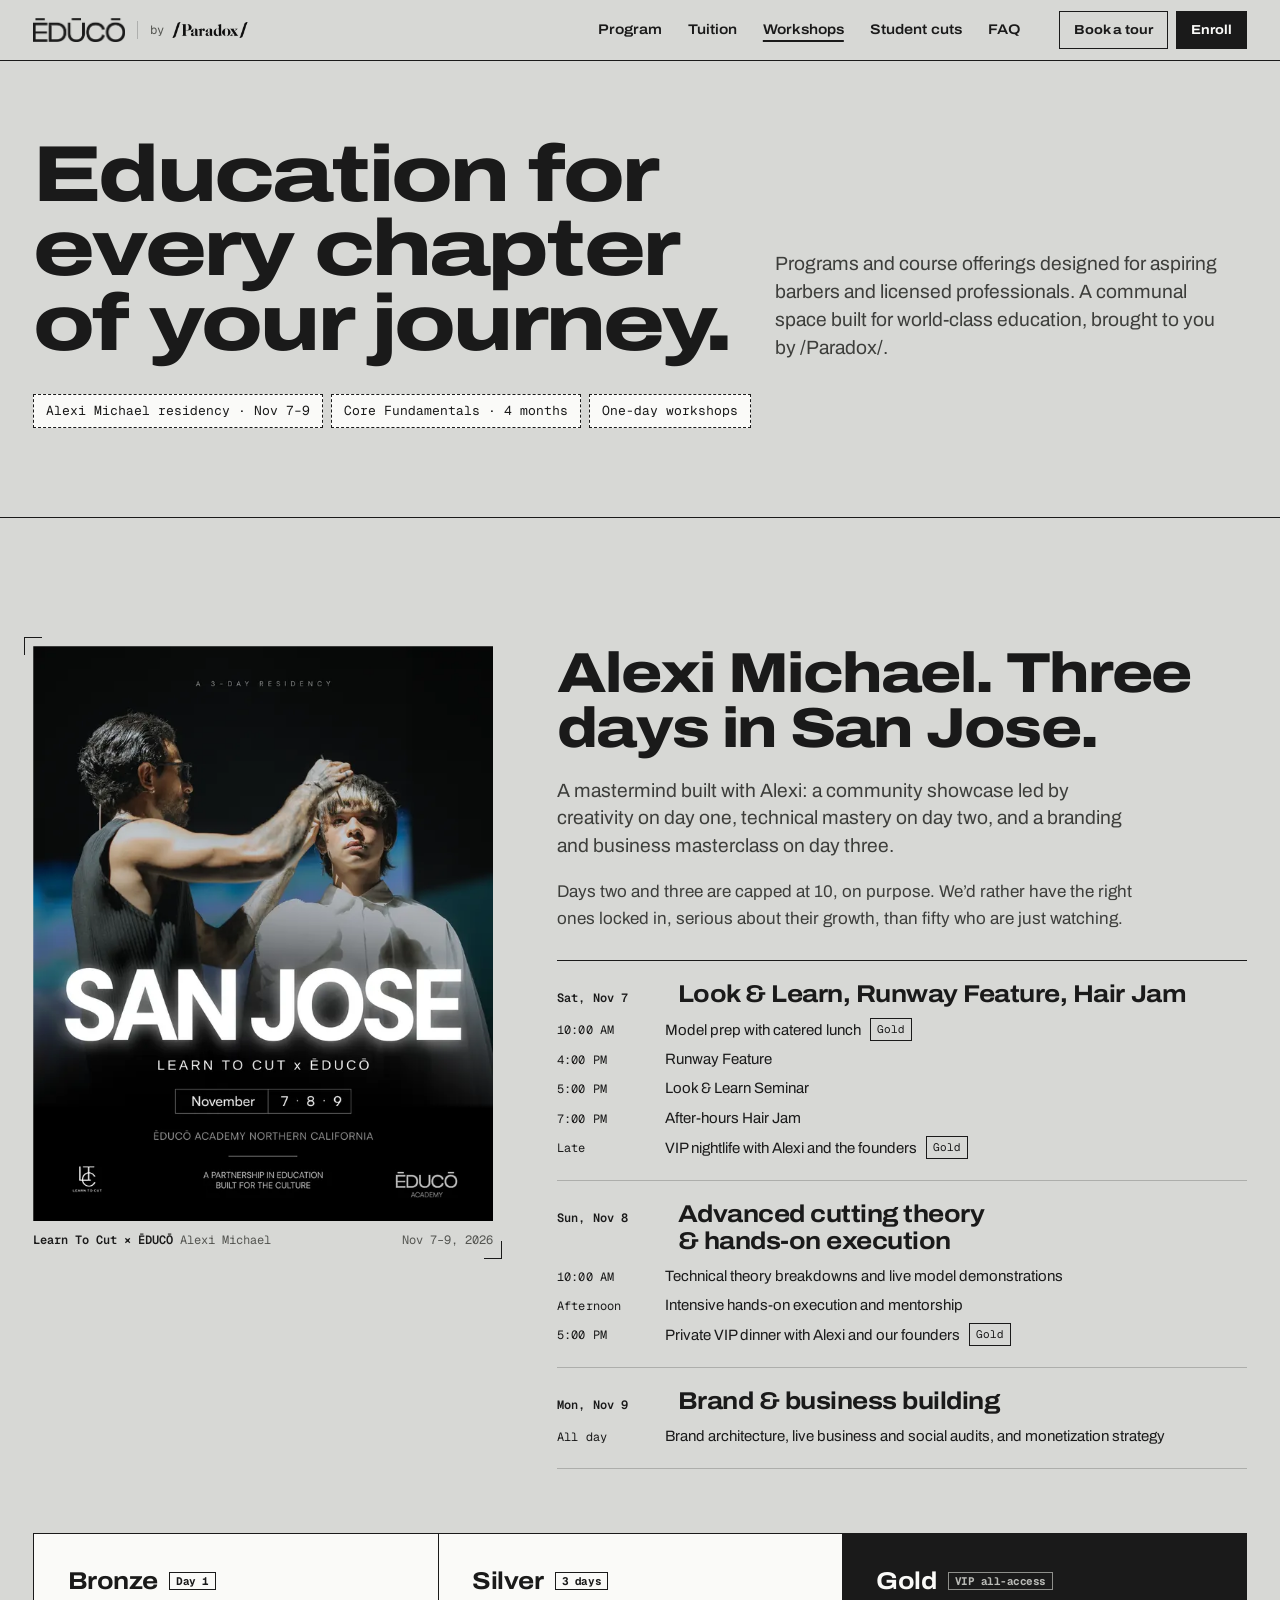
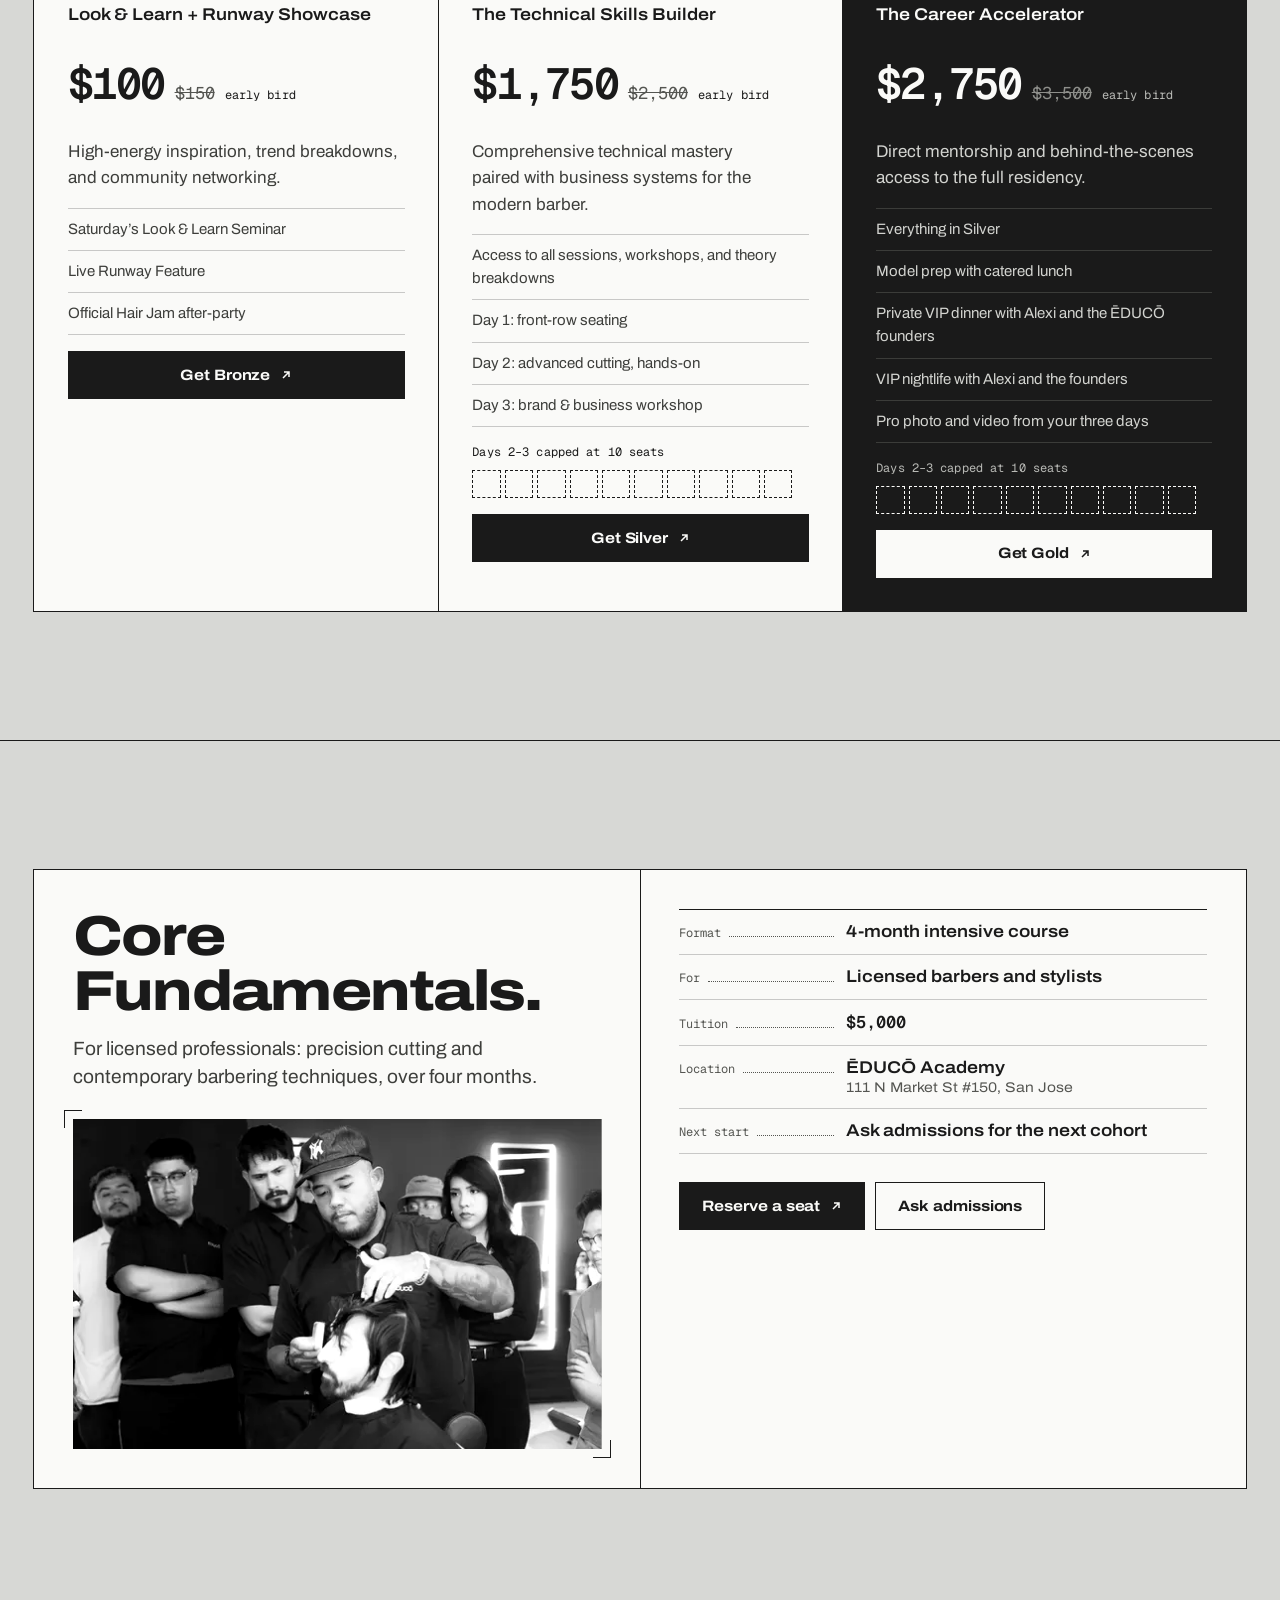
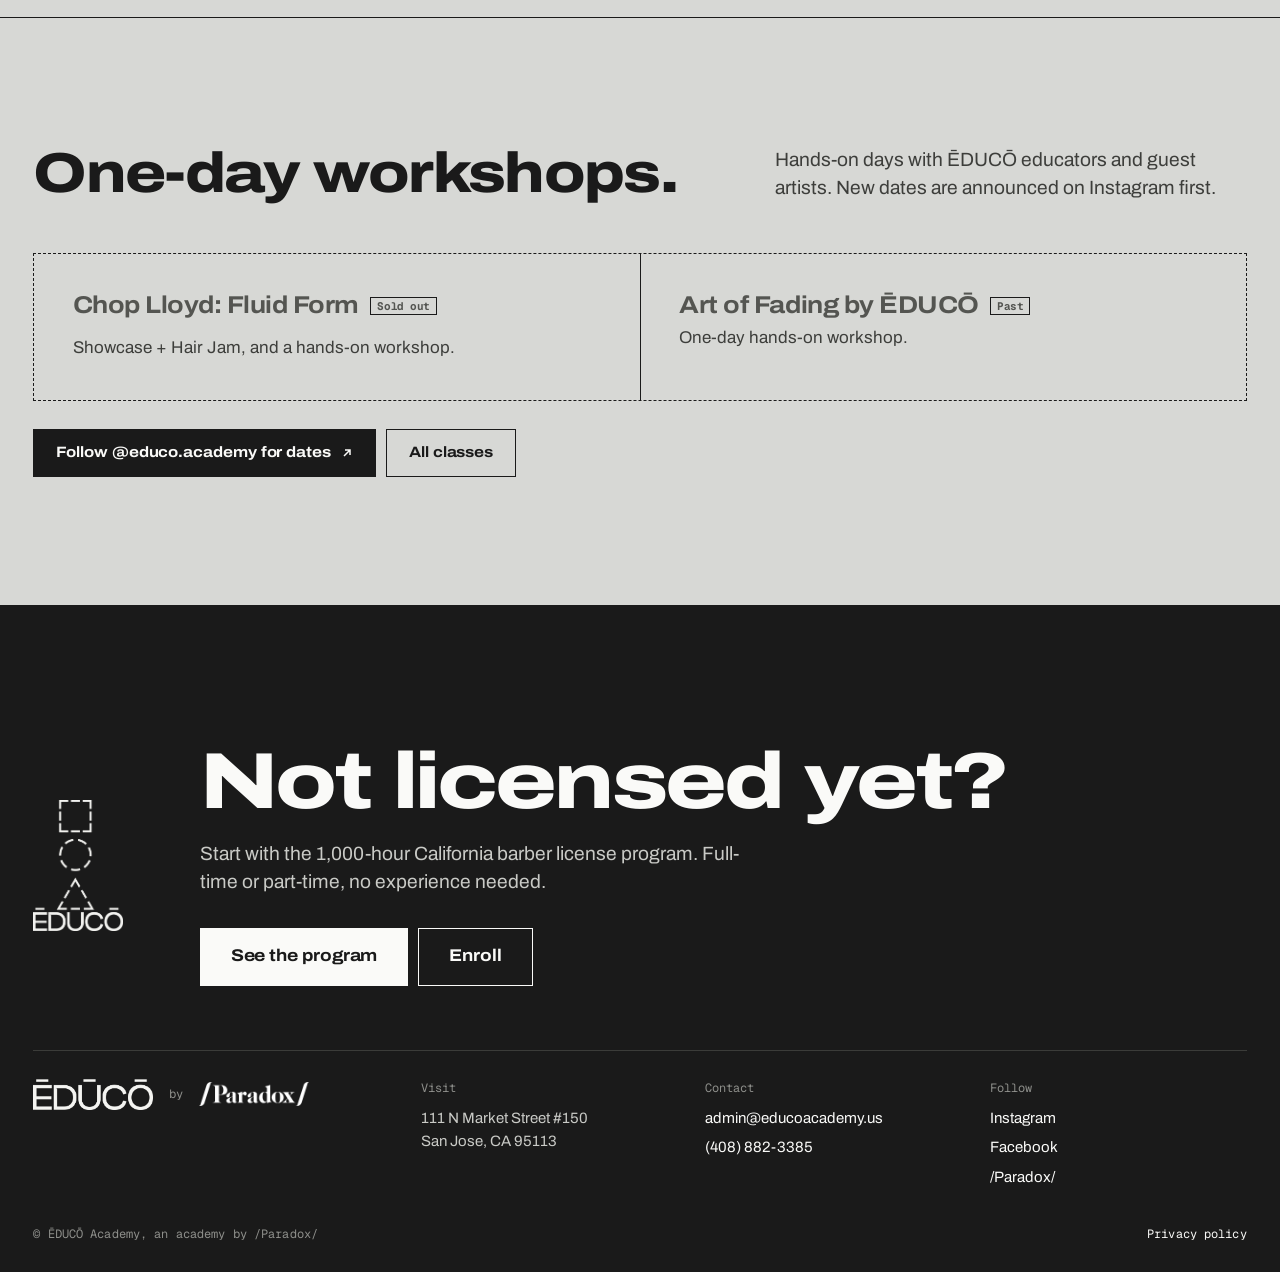
<file: workshops.html>
<!doctype html>
<html lang="en">
<head>
  <meta charset="utf-8">
  <meta name="viewport" content="width=device-width, initial-scale=1">
  <title>Workshops &amp; courses — ĒDUCŌ Academy</title>
  <meta name="description" content="Workshops and courses for licensed barbers and stylists at ĒDUCŌ Academy, including the Core Fundamentals course and the Alexi Michael three-day residency, Nov 7–9, San Jose.">
  <meta name="theme-color" content="#d7d8d5">
  <link rel="preconnect" href="https://fonts.googleapis.com">
  <link rel="preconnect" href="https://fonts.gstatic.com" crossorigin>
  <link rel="stylesheet" href="https://fonts.googleapis.com/css2?family=Archivo:wdth,wght@62..125,100..900&family=Geist+Mono:wght@400;600&display=swap">
  <link rel="stylesheet" href="edu.css">
  <script src="edu.js" defer></script>
</head>
<body>
<a class="skip" href="#main">Skip to content</a>

<header class="strip">
  <div class="strip__inner wrap">
    <div class="strip__logo"><a href="index.html" aria-label="ĒDUCŌ Academy home"><img src="img/wordmark-ink.png" alt="ĒDUCŌ" width="1500" height="420"></a><a class="strip__by" href="https://gigolajulian.github.io/prdx-juliangigola-redesign/" target="_blank" rel="noopener">by <img src="img/prdx-ink.png" alt="/Paradox/" width="1984" height="432"></a></div>
    <nav class="strip__nav" aria-label="Main">
      <ul>
        <li><a href="index.html">Program</a></li>
        <li><a href="index.html#tuition">Tuition</a></li>
        <li><a href="workshops.html" aria-current="page">Workshops</a></li>
        <li><a href="index.html#cuts">Student cuts</a></li>
        <li><a href="index.html#faq">FAQ</a></li>
      </ul>
    </nav>
    <div class="strip__cta">
      <a class="btn btn--sm btn--line" href="https://calendly.com/admin-educoacademy/educo-academy-open-house" target="_blank" rel="noopener">Book a tour</a>
      <a class="btn btn--sm" href="https://educoacademy.edlumina.com/register?student_module=admissions" target="_blank" rel="noopener">Enroll</a>
    </div>
    <button class="menu-btn" type="button" aria-label="Open menu" aria-expanded="false" aria-controls="menu"><span></span></button>
  </div>
</header>

<div class="sheet-menu" id="menu" role="dialog" aria-modal="true" aria-label="Menu">
  <div class="sheet-menu__top">
    <img src="img/wordmark-ink.png" alt="" width="1500" height="420">
    <button class="menu-btn sheet-menu__close" type="button" aria-label="Close menu"><svg viewBox="0 0 14 14" width="14" height="14" fill="none" stroke="currentColor" stroke-width="1.5"><path d="M2 2l10 10M12 2L2 12"/></svg></button>
  </div>
  <ul>
    <li><a href="index.html">Program <span class="mono">1,000 hrs</span></a></li>
    <li><a href="index.html#tuition">Tuition</a></li>
    <li><a href="workshops.html">Workshops</a></li>
    <li><a href="index.html#cuts">Student cuts</a></li>
    <li><a href="index.html#faq">FAQ</a></li>
    <li><a href="https://gigolajulian.github.io/prdx-juliangigola-redesign/" target="_blank" rel="noopener" class="prdx">/Paradox/</a></li>
  </ul>
  <div class="cta">
    <a class="btn" href="https://educoacademy.edlumina.com/register?student_module=admissions" target="_blank" rel="noopener">Enroll in the program</a>
    <a class="btn btn--line" href="https://calendly.com/admin-educoacademy/educo-academy-open-house" target="_blank" rel="noopener">Book a tour</a>
  </div>
</div>

<main id="main">

  <section class="cover wrap" aria-labelledby="ws-title">
    <div class="sec__head" style="margin:clamp(16px,3vw,40px) 0 0">
      <h1 class="h-xl" id="ws-title">Education for every chapter of your journey.</h1>
      <p class="lede">Programs and course offerings designed for aspiring barbers and licensed professionals. A communal space built for world-class education, brought to you by /Paradox/.</p>
    </div>
    <nav aria-label="On this page" style="margin-top:32px">
      <ul class="focus">
        <li><a href="#residency" style="text-decoration:none">Alexi Michael residency · Nov 7–9</a></li>
        <li><a href="#core" style="text-decoration:none">Core Fundamentals · 4 months</a></li>
        <li><a href="#workshops" style="text-decoration:none">One-day workshops</a></li>
      </ul>
    </nav>
  </section>

  <!-- Residency -->
  <section class="sec wrap" id="residency" aria-labelledby="res-title">
    <div class="residency">
      <figure class="fig">
        <span class="fig__frame"><img src="img/alexi-800.webp" alt="Alexi Michael residency poster: San Jose, Learn To Cut × ĒDUCŌ, November 7, 8, 9." width="640" height="800" loading="lazy"></span>
        <figcaption><span><b>Learn To Cut × ĒDUCŌ</b> Alexi Michael</span><span>Nov 7–9, 2026</span></figcaption>
      </figure>
      <div>
        <h2 class="h-l" id="res-title">Alexi Michael. Three days in San Jose.</h2>
        <p class="lede" style="margin-top:20px">A mastermind built with Alexi: a community showcase led by creativity on day one, technical mastery on day two, and a branding and business masterclass on day three.</p>
        <p style="max-width:60ch;color:var(--ink-2)">Days two and three are capped at 10, on purpose. We’d rather have the right ones locked in, serious about their growth, than fifty who are just watching.</p>

        <div class="days" style="margin-top:28px">
          <div class="day">
            <span class="mono">Sat, Nov 7</span><h3 class="h-m">Look &amp; Learn, Runway Feature, Hair Jam</h3>
            <ol>
              <li><span class="mono">10:00 AM</span><span>Model prep with catered lunch <span class="tag">Gold</span></span></li>
              <li><span class="mono">4:00 PM</span><span>Runway Feature</span></li>
              <li><span class="mono">5:00 PM</span><span>Look &amp; Learn Seminar</span></li>
              <li><span class="mono">7:00 PM</span><span>After-hours Hair Jam</span></li>
              <li><span class="mono">Late</span><span>VIP nightlife with Alexi and the founders <span class="tag">Gold</span></span></li>
            </ol>
          </div>
          <div class="day">
            <span class="mono">Sun, Nov 8</span><h3 class="h-m">Advanced cutting theory &amp; hands-on execution</h3>
            <ol>
              <li><span class="mono">10:00 AM</span><span>Technical theory breakdowns and live model demonstrations</span></li>
              <li><span class="mono">Afternoon</span><span>Intensive hands-on execution and mentorship</span></li>
              <li><span class="mono">5:00 PM</span><span>Private VIP dinner with Alexi and our founders <span class="tag">Gold</span></span></li>
            </ol>
          </div>
          <div class="day">
            <span class="mono">Mon, Nov 9</span><h3 class="h-m">Brand &amp; business building</h3>
            <ol>
              <li><span class="mono">All day</span><span>Brand architecture, live business and social audits, and monetization strategy</span></li>
            </ol>
          </div>
        </div>
      </div>
    </div>

    <div class="passes" style="margin-top:clamp(40px,5vw,64px)">
      <article class="pass">
        <h3 class="h-m">Bronze <span class="tag">Day 1</span></h3>
        <p class="pass__name">Look &amp; Learn + Runway Showcase</p>
        <p class="pass__price"><b>$100</b><s>$150</s><span class="mono">early bird</span></p>
        <p style="margin:0;color:var(--ink-2)">High-energy inspiration, trend breakdowns, and community networking.</p>
        <ul>
          <li>Saturday’s Look &amp; Learn Seminar</li>
          <li>Live Runway Feature</li>
          <li>Official Hair Jam after-party</li>
        </ul>
        <a class="btn" href="https://www.educoacademy.us/alexi-michael" target="_blank" rel="noopener">Get Bronze<svg viewBox="0 0 12 12" fill="none" stroke="currentColor" stroke-width="1.5" aria-hidden="true"><path d="M3 9l6-6M4 3h5v5"/></svg></a>
      </article>
      <article class="pass">
        <h3 class="h-m">Silver <span class="tag">3 days</span></h3>
        <p class="pass__name">The Technical Skills Builder</p>
        <p class="pass__price"><b>$1,750</b><s>$2,500</s><span class="mono">early bird</span></p>
        <p style="margin:0;color:var(--ink-2)">Comprehensive technical mastery paired with business systems for the modern barber.</p>
        <ul>
          <li>Access to all sessions, workshops, and theory breakdowns</li>
          <li>Day 1: front-row seating</li>
          <li>Day 2: advanced cutting, hands-on</li>
          <li>Day 3: brand &amp; business workshop</li>
        </ul>
        <div class="seats"><span class="mono">Days 2–3 capped at 10 seats</span><div class="seats__row" aria-hidden="true"><i></i><i></i><i></i><i></i><i></i><i></i><i></i><i></i><i></i><i></i></div></div>
        <a class="btn" href="https://www.educoacademy.us/alexi-michael" target="_blank" rel="noopener">Get Silver<svg viewBox="0 0 12 12" fill="none" stroke="currentColor" stroke-width="1.5" aria-hidden="true"><path d="M3 9l6-6M4 3h5v5"/></svg></a>
      </article>
      <article class="pass pass--gold">
        <h3 class="h-m">Gold <span class="tag">VIP all-access</span></h3>
        <p class="pass__name">The Career Accelerator</p>
        <p class="pass__price"><b>$2,750</b><s>$3,500</s><span class="mono">early bird</span></p>
        <p style="margin:0;color:#d3d4d0">Direct mentorship and behind-the-scenes access to the full residency.</p>
        <ul>
          <li>Everything in Silver</li>
          <li>Model prep with catered lunch</li>
          <li>Private VIP dinner with Alexi and the ĒDUCŌ founders</li>
          <li>VIP nightlife with Alexi and the founders</li>
          <li>Pro photo and video from your three days</li>
        </ul>
        <div class="seats"><span class="mono">Days 2–3 capped at 10 seats</span><div class="seats__row" aria-hidden="true"><i></i><i></i><i></i><i></i><i></i><i></i><i></i><i></i><i></i><i></i></div></div>
        <a class="btn" href="https://www.educoacademy.us/alexi-michael" target="_blank" rel="noopener">Get Gold<svg viewBox="0 0 12 12" fill="none" stroke="currentColor" stroke-width="1.5" aria-hidden="true"><path d="M3 9l6-6M4 3h5v5"/></svg></a>
      </article>
    </div>
  </section>

  <!-- Core Fundamentals -->
  <section class="sec wrap" id="core" aria-labelledby="core-title">
    <div class="offer">
      <div class="offer__promise">
        <h2 class="h-l" id="core-title">Core Fundamentals.</h2>
        <p class="lede" style="margin:0">For licensed professionals: precision cutting and contemporary barbering techniques, over four months.</p>
        <figure class="fig" style="margin-top:12px"><span class="fig__frame"><img src="img/room-800.webp" alt="Barbers gathered around a chair during a class." width="533" height="800" loading="lazy"></span></figure>
      </div>
      <div class="offer__spec">
        <dl class="spec">
          <div><dt>Format</dt><dd>4-month intensive course</dd></div>
          <div><dt>For</dt><dd>Licensed barbers and stylists</dd></div>
          <div><dt>Tuition</dt><dd><span class="v">$5,000</span></dd></div>
          <div><dt>Location</dt><dd>ĒDUCŌ Academy <small>111 N Market St #150, San Jose</small></dd></div>
          <div><dt>Next start</dt><dd>Ask admissions for the next cohort</dd></div>
        </dl>
        <div class="cover__actions">
          <a class="btn" href="https://www.educoacademy.us/classes" target="_blank" rel="noopener">Reserve a seat<svg viewBox="0 0 12 12" fill="none" stroke="currentColor" stroke-width="1.5" aria-hidden="true"><path d="M3 9l6-6M4 3h5v5"/></svg></a>
          <a class="btn btn--line" href="mailto:admin@educoacademy.us?subject=Core%20Fundamentals">Ask admissions</a>
        </div>
      </div>
    </div>
  </section>

  <!-- One-day workshops -->
  <section class="sec wrap" id="workshops" aria-labelledby="day-title">
    <div class="sec__head">
      <h2 class="h-l" id="day-title">One-day workshops.</h2>
      <p class="lede">Hands-on days with ĒDUCŌ educators and guest artists. New dates are announced on Instagram first.</p>
    </div>
    <div class="offer offer--past">
      <div class="offer__promise">
        <h3 class="h-m">Chop Lloyd: Fluid Form <span class="tag">Sold out</span></h3>
        <p style="margin:0;color:var(--ink-2)">Showcase + Hair Jam, and a hands-on workshop.</p>
      </div>
      <div class="offer__spec">
        <h3 class="h-m">Art of Fading by ĒDUCŌ <span class="tag">Past</span></h3>
        <p style="margin:6px 0 0;color:var(--ink-2)">One-day hands-on workshop.</p>
      </div>
    </div>
    <div class="cover__actions">
      <a class="btn" href="https://www.instagram.com/educo.academy" target="_blank" rel="noopener">Follow @educo.academy for dates<svg viewBox="0 0 12 12" fill="none" stroke="currentColor" stroke-width="1.5" aria-hidden="true"><path d="M3 9l6-6M4 3h5v5"/></svg></a>
      <a class="btn btn--line" href="https://www.educoacademy.us/classes" target="_blank" rel="noopener">All classes</a>
    </div>
  </section>

  <!-- Close: back to the program -->
  <section class="close" aria-labelledby="close-title">
    <div class="wrap close__grid">
      <img class="close__logo" src="img/logo-stack-paper.png" alt="" width="1500" height="2195" loading="lazy">
      <div>
        <h2 class="h-xl" id="close-title">Not licensed yet?</h2>
        <p class="lede" style="margin:20px 0 32px">Start with the 1,000-hour California barber license program. Full-time or part-time, no experience needed.</p>
        <div class="close__actions">
          <a class="btn btn--lg" href="index.html">See the program</a>
          <a class="btn btn--lg btn--line" href="https://educoacademy.edlumina.com/register?student_module=admissions" target="_blank" rel="noopener">Enroll</a>
        </div>
      </div>
    </div>
  </section>
</main>


<footer class="foot">
  <div class="wrap">
    <div class="foot__grid">
      <div class="foot__lock">
        <img src="img/wordmark-paper.png" alt="ĒDUCŌ" width="1500" height="420" loading="lazy">
        <span class="x">by</span>
        <a class="p" href="https://gigolajulian.github.io/prdx-juliangigola-redesign/" target="_blank" rel="noopener"><img src="img/prdx-paper.png" alt="/Paradox/" width="1984" height="432" loading="lazy"></a>
      </div>
      <div>
        <h2>Visit</h2>
        <address>111 N Market Street #150<br>San Jose, CA 95113</address>
      </div>
      <div>
        <h2>Contact</h2>
        <ul>
          <li><a href="mailto:admin@educoacademy.us">admin@educoacademy.us</a></li>
          <li><a href="tel:+14088823385">(408) 882-3385</a></li>
        </ul>
      </div>
      <div>
        <h2>Follow</h2>
        <ul>
          <li><a href="https://www.instagram.com/educo.academy" target="_blank" rel="noopener">Instagram</a></li>
          <li><a href="https://www.facebook.com/people/Educo-Academy/61577444746271/" target="_blank" rel="noopener">Facebook</a></li>
          <li><a href="https://gigolajulian.github.io/prdx-juliangigola-redesign/" target="_blank" rel="noopener">/Paradox/</a></li>
        </ul>
      </div>
    </div>
    <div class="foot__base mono">
      <span>© ĒDUCŌ Academy, an academy by /Paradox/</span>
      <a href="https://www.educoacademy.us/privacy-policy">Privacy policy</a>
    </div>
  </div>
</footer>
</body>
</html>
</file>
<file: edu.css>
/* ĒDUCŌ — The Kit */

:root {
  --steel: #d7d8d5;
  --steel-2: #c9cbc7;
  --sheet: #fafaf8;
  --ink: #1a1a1a;
  --ink-2: #3d3e3b;
  --mute: #545551;
  --line: rgba(26, 26, 26, 0.22);
  --prdx: #00a3c4;          /* /Paradox/ Barbicide blue: lineage only; ink text on it, or on ink */

  --sans: "Archivo", "Helvetica Neue", Arial, sans-serif;
  --mono: "Geist Mono", ui-monospace, "SFMono-Regular", Menlo, monospace;

  --gutter: clamp(16px, 2.6vw, 36px);
  --ease-out: cubic-bezier(0.23, 1, 0.32, 1);
  --ease-in-out: cubic-bezier(0.77, 0, 0.175, 1);
  color-scheme: light;
}

*, *::before, *::after { box-sizing: border-box; }
html { -webkit-text-size-adjust: 100%; scroll-behavior: smooth; scroll-padding-top: 72px; scrollbar-color: var(--ink) var(--steel); scrollbar-width: thin; }
body {
  margin: 0; background: var(--steel); color: var(--ink);
  font-family: var(--sans); font-variation-settings: "wdth" 100; font-size: 1.0625rem; line-height: 1.55;
  -webkit-font-smoothing: antialiased; overflow-x: clip;
}
::selection { background: var(--ink); color: var(--sheet); }
img { display: block; max-width: 100%; height: auto; }
a { color: inherit; text-underline-offset: 0.22em; text-decoration-thickness: 1px; }
:focus-visible { outline: 2px solid var(--ink); outline-offset: 3px; }
.skip { position: absolute; left: 12px; top: -60px; z-index: 100; background: var(--ink); color: var(--sheet); padding: 10px 14px; font: 600 0.8rem/1 var(--mono); text-decoration: none; }
.skip:focus { top: 12px; }
h1, h2, h3 { text-wrap: balance; margin: 0; }
p { text-wrap: pretty; }

.wrap { padding-inline: var(--gutter); max-width: 1520px; margin-inline: auto; }

/* ---------- Type ---------- */

.mono { font-family: var(--mono); font-size: 0.75rem; letter-spacing: 0.01em; font-variant-numeric: tabular-nums; }
.h-xl {
  font-variation-settings: "wdth" 125; font-weight: 800; letter-spacing: -0.035em;
  font-size: clamp(2.4rem, 6.2vw, 5.75rem); line-height: 0.94;
}
.h-l {
  font-variation-settings: "wdth" 118; font-weight: 800; letter-spacing: -0.03em;
  font-size: clamp(2rem, 4.4vw, 4rem); line-height: 0.98;
}
.h-m {
  font-variation-settings: "wdth" 112; font-weight: 700; letter-spacing: -0.02em;
  font-size: clamp(1.35rem, 1.9vw, 1.75rem); line-height: 1.1;
}
.lede { font-size: clamp(1.15rem, 1.5vw, 1.375rem); line-height: 1.45; max-width: 52ch; color: var(--ink-2); }
.prdx { font-weight: 700; text-decoration: underline; text-decoration-color: var(--prdx); text-decoration-thickness: 3px; white-space: nowrap; }
.nowrap { white-space: nowrap; }
.prdx-mark { display: inline-block; height: 0.74em; width: auto; vertical-align: -0.02em; }

/* ---------- Buttons ---------- */

.btn {
  display: inline-flex; align-items: center; justify-content: center; gap: 10px;
  height: 48px; padding: 0 22px; border-radius: 0; text-decoration: none; cursor: pointer;
  font-family: var(--sans); font-variation-settings: "wdth" 112; font-weight: 700; font-size: 0.9375rem; letter-spacing: -0.005em;
  border: 1.5px solid var(--ink); background: var(--ink); color: var(--sheet);
  transition: transform 160ms var(--ease-out), background-color 200ms var(--ease-out), color 200ms var(--ease-out);
}
.btn:hover { background: #333431; }
.btn:active { transform: scale(0.97); }
.btn svg { width: 12px; height: 12px; transition: transform 240ms var(--ease-out); }
.btn:hover svg { transform: translate(2px, -2px); }
.btn--line { background: transparent; color: var(--ink); }
.btn--line:hover { background: var(--ink); color: var(--sheet); }
.btn--prdx { background: var(--prdx); border-color: var(--prdx); color: var(--ink); }
.btn--prdx:hover { background: var(--ink); border-color: var(--ink); color: var(--prdx); }
.btn--sm { height: 38px; padding: 0 14px; font-size: 0.8125rem; }
.btn--lg { height: 58px; padding: 0 30px; font-size: 1.0625rem; }

/* ---------- Strip ---------- */

.strip { position: sticky; top: 0; z-index: 40; background: color-mix(in srgb, var(--steel) 92%, transparent); border-bottom: 1px solid var(--ink); }
@supports (backdrop-filter: blur(1px)) { .strip { backdrop-filter: blur(10px) saturate(1.1); } }
.strip__inner { display: flex; align-items: center; gap: 18px; height: 60px; }
.strip__logo { display: flex; align-items: center; gap: 12px; text-decoration: none; flex: none; }
.strip__logo > a:first-child img { width: 92px; }
.strip__by { text-decoration: none; transition: color 200ms var(--ease-out); }
.strip__by:hover { color: var(--ink); }
.strip__by { display: none; align-items: center; gap: 8px; font-family: var(--mono); font-size: 0.75rem; color: var(--mute); padding-left: 12px; border-left: 1px solid var(--line); }
.strip__by img { width: 76px; }
.strip__nav { display: none; margin-left: auto; }
.strip__nav ul { display: flex; gap: 2px; list-style: none; margin: 0; padding: 0; }
.strip__nav a {
  display: block; padding: 8px 12px; text-decoration: none;
  font-variation-settings: "wdth" 112; font-weight: 600; font-size: 0.875rem;
  transition: background-color 200ms var(--ease-out);
}
.strip__nav a:hover { background: var(--steel-2); }
.strip__nav a[aria-current="page"] { text-decoration: underline; text-decoration-thickness: 2px; text-underline-offset: 6px; }
.strip__cta { display: flex; gap: 8px; margin-left: auto; }
.strip__cta .btn--line { display: none; }
@media (min-width: 640px) { .strip__by { display: inline-flex; } }
@media (min-width: 1000px) {
  .strip__nav { display: block; }
  .strip__cta { margin-left: 8px; }
  .strip__cta .btn--line { display: inline-flex; }
}
.menu-btn { display: inline-grid; place-items: center; width: 38px; height: 38px; border: 1.5px solid var(--ink); background: transparent; cursor: pointer; padding: 0; }
.menu-btn span { display: block; width: 14px; height: 1.5px; background: var(--ink); box-shadow: 0 -4px 0 var(--ink), 0 4px 0 var(--ink); }
@media (min-width: 1000px) { .menu-btn { display: none; } }

.sheet-menu {
  position: fixed; inset: 0; z-index: 60; background: var(--sheet); display: flex; flex-direction: column;
  padding: 12px var(--gutter) 24px; clip-path: inset(0 0 100% 0); visibility: hidden;
  transition: clip-path 520ms var(--ease-in-out), visibility 0s linear 520ms;
}
.sheet-menu.is-open { clip-path: inset(0); visibility: visible; transition: clip-path 520ms var(--ease-in-out), visibility 0s; }
.sheet-menu__top { display: flex; justify-content: space-between; align-items: center; height: 40px; }
.sheet-menu__top img { width: 92px; }
.sheet-menu ul { list-style: none; margin: 28px 0 0; padding: 0; border-top: 1px solid var(--ink); }
.sheet-menu li a {
  display: flex; justify-content: space-between; align-items: baseline; padding: 16px 0; border-bottom: 1px solid var(--line); text-decoration: none;
  font-variation-settings: "wdth" 125; font-weight: 800; font-size: 2rem; letter-spacing: -0.03em; line-height: 1;
}
.sheet-menu .cta { margin-top: auto; display: grid; gap: 10px; }
.sheet-menu .cta .btn { height: 54px; }

/* ---------- Logo: construction draw-down ---------- */

.js .cover__logo { clip-path: inset(0 0 100% 0); }
.js.is-loaded .cover__logo { clip-path: inset(0 0 0 0); transition: clip-path 1300ms var(--ease-in-out) 100ms; }
.close__logo { width: clamp(64px, 7vw, 96px); }


/* Crop marks around plates */
.fig { position: relative; margin: 0; }
.fig img { width: 100%; height: 100%; object-fit: cover; filter: grayscale(1) contrast(1.08); }
.fig::before, .fig::after {
  content: ""; position: absolute; width: 18px; height: 18px; pointer-events: none; z-index: 2;
  border-color: var(--ink); border-style: solid;
}
.fig::before { left: -9px; top: -9px; border-width: 1px 0 0 1px; }
.fig::after { right: -9px; bottom: -9px; border-width: 0 1px 1px 0; }
.fig figcaption {
  display: flex; justify-content: space-between; gap: 12px; margin-top: 10px;
  font-family: var(--mono); font-size: 0.75rem; color: var(--mute);
}
.fig figcaption b { color: var(--ink); font-weight: 600; }
.fig__frame { display: block; overflow: hidden; background: var(--steel-2); }

/* ---------- Cover ---------- */

.cover { padding-block: clamp(24px, 3vw, 44px) clamp(56px, 7vw, 96px); }
.cover__grid { display: grid; gap: 36px; }
.cover__head { display: grid; gap: clamp(20px, 2.6vw, 36px); }
.cover__photo .cover__logo { position: absolute; z-index: 2; right: 5%; bottom: 5%; width: clamp(90px, 9vw, 150px); height: auto; object-fit: contain; filter: none; }
.cover__h1 { font-size: clamp(2.2rem, 4.6vw, 4.6rem); }
.cover .lede { margin: 28px 0 0; }
.cover__actions { display: flex; flex-wrap: wrap; gap: 10px; margin-top: 28px; }
.cover__photo { position: relative; }
.cover__photo .fig__frame { aspect-ratio: 4 / 5; position: relative; }
/* Hairline part callouts on Fig. 1 (positions assume the 4:5 frame + 35% crop) */
.callout {
  position: absolute; z-index: 2; left: var(--x); top: var(--y); display: flex; align-items: center;
  transform: translate(-4.5px, -50%); pointer-events: none;
}
.callout::before { content: ""; order: -2; width: 9px; height: 9px; border: 1.5px solid var(--sheet); border-radius: 50%; flex: none; }
.callout::after { content: ""; order: -1; width: clamp(28px, 5vw, 64px); border-top: 1px solid var(--sheet); }
.callout b { font: 600 0.6875rem/1 var(--mono); color: var(--ink); background: var(--sheet); padding: 4px 6px; }

.cover__photo img { object-position: 50% 35%; }
.cover__plate { background: var(--sheet); border: 1px solid var(--ink); padding: 16px 18px 6px; margin-top: 16px; }
.cover__plate-title { display: flex; justify-content: space-between; gap: 12px; margin: 0 0 10px; color: var(--mute); }
.cover__plate .spec > div { padding: 8px 0; }
.cover__plate .spec > div:last-child { border-bottom: 0; }
.cover__plate .spec dd { font-size: 0.9375rem; }
.cover__plate .spec dd small { font-size: 0.8125rem; }
@media (min-width: 960px) {
  .cover__grid { grid-template-columns: minmax(0, 1fr) minmax(0, 1fr); gap: clamp(32px, 4vw, 72px); align-items: center; }
}
@media (min-width: 1200px) {
  .cover__plate { position: absolute; left: -36px; bottom: 44px; width: min(440px, 80%); margin: 0; }
}

/* ---------- Spec table ---------- */

.spec { margin: 0; display: grid; border-top: 1.5px solid var(--ink); }
.spec > div {
  display: grid; grid-template-columns: minmax(6.5em, 0.6fr) 1.4fr; gap: 12px; align-items: baseline;
  padding: 11px 0; border-bottom: 1px solid var(--line);
}
.spec dt { display: flex; align-items: baseline; gap: 8px; font-family: var(--mono); font-size: 0.75rem; color: var(--mute); }
.spec dt::after { content: ""; flex: 1; min-width: 12px; border-bottom: 1px dotted currentColor; }
.spec dd { margin: 0; font-variation-settings: "wdth" 112; font-weight: 600; font-size: 1.0625rem; line-height: 1.3; }
.spec dd .v { font-family: var(--mono); font-weight: 600; font-variant-numeric: tabular-nums; }
.spec dd small { display: block; font-family: var(--sans); font-weight: 400; font-size: 0.875rem; color: var(--mute); }

/* ---------- Section frame ---------- */

.sec { padding-block: clamp(72px, 10vw, 140px); border-top: 1px solid var(--ink); }
.sec__head { display: grid; gap: 16px; margin-bottom: clamp(32px, 4vw, 56px); }
.sec__head .lede { margin: 0; }
@media (min-width: 960px) {
  .sec__head { grid-template-columns: minmax(0, 1.2fr) minmax(0, 0.8fr); align-items: end; gap: var(--gutter); }
}

.sheet { background: var(--sheet); border: 1px solid var(--ink); padding: clamp(20px, 3vw, 40px); }
.sec--sheet { background: var(--sheet); }

/* ---------- Comparison (vs. others) ---------- */

.compare { display: grid; gap: 0; border: 1px solid var(--ink); background: var(--sheet); }
.compare__col { padding: clamp(20px, 3vw, 36px); }
.compare__col + .compare__col { border-top: 1px solid var(--ink); }
.compare__col h3 { display: flex; align-items: center; justify-content: space-between; gap: 12px; padding-bottom: 14px; border-bottom: 1.5px solid var(--ink); margin-bottom: 4px; }
.compare__col ul { list-style: none; margin: 0; padding: 0; }
.compare__col li { display: grid; grid-template-columns: 22px 1fr; gap: 10px; padding: 12px 0; border-bottom: 1px solid var(--line); }
.compare__col li svg { width: 16px; height: 16px; margin-top: 4px; }
.compare__col--them { background: var(--steel-2); color: var(--ink-2); }
.compare__col--them h3 { color: var(--ink-2); border-color: var(--ink-2); }
.compare__col--them li { color: var(--ink-2); }
@media (min-width: 860px) {
  .compare { grid-template-columns: 1.15fr 0.85fr; }
  .compare__col + .compare__col { border-top: 0; border-left: 1px solid var(--ink); }
}

/* ---------- Lineage ---------- */

.lineage { display: grid; gap: 32px; }
.lineage blockquote { margin: 0; }
.lineage blockquote p {
  font-variation-settings: "wdth" 112; font-weight: 600; letter-spacing: -0.02em;
  font-size: clamp(1.4rem, 2.5vw, 2.25rem); line-height: 1.18; margin: 0;
}
.lineage cite { display: block; margin-top: 18px; font-style: normal; }
.lineage .fig__frame { aspect-ratio: 4 / 5; }
.lineage__links { display: flex; flex-wrap: wrap; gap: 10px 24px; align-items: center; margin-top: 28px; }
.link {
  display: inline-flex; align-items: center; gap: 8px; text-decoration: none; padding-bottom: 3px;
  font-variation-settings: "wdth" 112; font-weight: 700; font-size: 0.9375rem;
  background: linear-gradient(currentColor, currentColor) 0 100% / 100% 1.5px no-repeat;
  transition: background-size 320ms var(--ease-out);
}
.link:hover { background-size: 0% 1.5px; background-position: 100% 100%; }
.link svg { width: 12px; height: 12px; }
@media (min-width: 960px) {
  .lineage { grid-template-columns: minmax(0, 0.8fr) minmax(0, 1.2fr); gap: clamp(32px, 5vw, 96px); align-items: center; }
}

/* ---------- Parts list (curriculum) ---------- */

.parts { list-style: none; margin: 0; padding: 0; display: grid; border-top: 1.5px solid var(--ink); }
.parts li { display: grid; grid-template-columns: 4.2em 1fr; gap: 4px 12px; padding: 16px 0; border-bottom: 1px solid var(--line); }
.parts .no { font-family: var(--mono); font-size: 0.75rem; color: var(--mute); padding-top: 5px; }
.parts p { grid-column: 2; margin: 0; color: var(--ink-2); font-size: 0.9375rem; }
.curriculum { display: grid; gap: 32px; }
.curriculum__figs { display: grid; grid-template-columns: 1fr 1fr; gap: 20px; align-content: start; }
.curriculum__figs .fig__frame { aspect-ratio: 3 / 4; }
.curriculum__figs .fig:first-child { grid-column: 1 / -1; }
.curriculum__figs .fig:first-child .fig__frame { aspect-ratio: 16 / 10; }
.focus { display: flex; flex-wrap: wrap; gap: 8px; margin: 22px 0 0; padding: 0; list-style: none; }
.focus li {
  font-family: var(--mono); font-size: 0.8125rem; padding: 6px 12px; border: 1px dashed var(--ink); background: var(--sheet);
}
@media (min-width: 960px) {
  .curriculum { grid-template-columns: minmax(0, 1fr) minmax(0, 1fr); gap: clamp(32px, 5vw, 80px); }
}

/* ---------- Configurator ---------- */

.config { display: grid; gap: 0; border: 1px solid var(--ink); background: var(--sheet); }
.config__side { padding: clamp(20px, 3vw, 40px); display: grid; gap: 22px; align-content: start; }
.config__main { padding: clamp(20px, 3vw, 40px); border-top: 1px solid var(--ink); }
.toggle { display: inline-grid; grid-template-columns: 1fr 1fr; border: 1.5px solid var(--ink); padding: 3px; gap: 3px; width: 100%; max-width: 420px; position: relative; }
.toggle button {
  position: relative; z-index: 1; height: 46px; border: 0; background: transparent; cursor: pointer; color: var(--ink);
  font-family: var(--sans); font-variation-settings: "wdth" 112; font-weight: 700; font-size: 0.9375rem;
  transition: color 240ms var(--ease-out);
}
.toggle button[aria-pressed="true"] { color: var(--sheet); }
.toggle__thumb {
  position: absolute; z-index: 0; top: 3px; bottom: 3px; left: 3px; width: calc(50% - 4.5px); background: var(--ink);
  transition: transform 380ms var(--ease-out);
}
.toggle[data-mode="pt"] .toggle__thumb { transform: translateX(calc(100% + 3px)); }
.config__big { display: flex; align-items: baseline; gap: 12px; flex-wrap: wrap; }
.config__big b {
  font-family: var(--mono); font-weight: 600; font-variant-numeric: tabular-nums; letter-spacing: -0.05em;
  font-size: clamp(3.4rem, 8vw, 6.5rem); line-height: 0.9;
}
.swap { display: inline-block; transition: opacity 220ms var(--ease-out), transform 220ms var(--ease-out); }
.swap.is-swapping { opacity: 0; transform: translateY(6px); }
.req { list-style: none; margin: 0; padding: 0; display: grid; gap: 8px; }
.req li { display: grid; grid-template-columns: 22px 1fr; gap: 8px; }
.req svg { width: 16px; height: 16px; margin-top: 4px; }
@media (min-width: 960px) {
  .config { grid-template-columns: minmax(0, 0.9fr) minmax(0, 1.1fr); }
  .config__main { border-top: 0; border-left: 1px solid var(--ink); }
}

/* ---------- Educators ---------- */

.people { display: grid; gap: 40px 24px; }
.person .fig__frame { aspect-ratio: 4 / 5; }
.person h3 { margin-top: 18px; }
.person .role { color: var(--mute); margin-top: 4px; }
.person blockquote { margin: 14px 0 0; color: var(--ink-2); font-size: 0.9375rem; }
@media (min-width: 760px) { .people { grid-template-columns: repeat(3, minmax(0, 1fr)); } }

/* ---------- Field reports (students) ---------- */

.reports { display: grid; gap: 1px; background: var(--ink); border: 1px solid var(--ink); }
.report { background: var(--sheet); padding: 22px; display: grid; gap: 14px; align-content: start; }
.report__who { display: flex; align-items: center; gap: 12px; }
.report__who img { width: 52px; height: 52px; object-fit: cover; filter: grayscale(1); flex: none; }
.report__who .init { width: 52px; height: 52px; display: grid; place-items: center; border: 1px dashed var(--ink); font-family: var(--mono); font-size: 0.875rem; flex: none; }
.report__who b { display: block; font-variation-settings: "wdth" 112; font-weight: 700; line-height: 1.15; }
.report p { margin: 0; font-size: 0.9375rem; line-height: 1.5; color: var(--ink-2); }
.report--lead { background: var(--ink); color: var(--sheet); }
.report--lead p { color: var(--sheet); font-variation-settings: "wdth" 112; font-weight: 600; font-size: clamp(1.15rem, 1.6vw, 1.4rem); line-height: 1.3; letter-spacing: -0.01em; }
.report--lead .report__who b { color: var(--sheet); }
.report--lead .mono { color: #b9bab6; }
@media (min-width: 700px) { .reports { grid-template-columns: repeat(2, minmax(0, 1fr)); } }
@media (min-width: 1100px) {
  .reports { grid-template-columns: repeat(4, minmax(0, 1fr)); }
  .report--lead { grid-column: span 2; grid-row: span 2; padding: 36px; align-content: space-between; }
  .report:last-child { grid-column: span 2; }
}

/* ---------- Tuition: one price sheet with leaders ---------- */

.price { margin: 0; border: 1px solid var(--ink); background: var(--sheet); padding: clamp(8px, 1.6vw, 20px) clamp(20px, 3vw, 40px); }
.price > div { display: flex; align-items: baseline; gap: 14px; padding: clamp(16px, 2vw, 26px) 0; border-bottom: 1px solid var(--line); }
.price > div:last-child { border-bottom: 0; }
.price > div::after { content: ""; order: 1; flex: 1; min-width: 24px; border-bottom: 1.5px dotted var(--ink); }
.price dt { font-variation-settings: "wdth" 118; font-weight: 800; letter-spacing: -0.02em; font-size: clamp(1.35rem, 2.4vw, 2.25rem); line-height: 1.05; }
.price dt small { display: block; margin-top: 6px; font-variation-settings: "wdth" 100; font-weight: 400; letter-spacing: 0; font-size: 0.9375rem; color: var(--ink-2); }
.price dd { order: 2; margin: 0; white-space: nowrap; line-height: 1; }
.price__fig { font-family: var(--mono); font-weight: 600; font-variant-numeric: tabular-nums; letter-spacing: -0.04em; font-size: clamp(1.9rem, 4.4vw, 3.6rem); }
.price__word { font-variation-settings: "wdth" 118; font-weight: 800; letter-spacing: -0.03em; font-size: clamp(1.5rem, 3.4vw, 2.75rem); }

/* ---------- Stations (enroll path) ---------- */

.stations { list-style: none; margin: 0; padding: 0; display: grid; gap: 0; counter-reset: st; }
.station { position: relative; display: grid; gap: 12px; padding: 24px 0 28px 52px; border-left: 1px dashed var(--ink); margin-left: 15px; }
.station::before {
  content: ""; position: absolute; left: -16px; top: 24px; width: 30px; height: 30px; background: var(--steel); border: 1.5px solid var(--ink);
}
.station:nth-child(2)::before { border-radius: 50%; }
.station:nth-child(3)::before { clip-path: polygon(50% 4%, 98% 96%, 2% 96%); background: var(--ink); border: 0; }
.station:nth-child(4)::before { background: var(--ink); }
.station:last-child { border-left-color: transparent; }
.station p { margin: 0; color: var(--ink-2); max-width: 46ch; }
.station .btn { justify-self: start; }
@media (min-width: 960px) {
  .stations { grid-template-columns: repeat(4, minmax(0, 1fr)); }
  .station { padding: 56px 24px 0 0; margin: 0; border-left: 0; border-top: 1px dashed var(--ink); align-content: start; }
  .station::before { left: 0; top: -16px; }
  .station:last-child { border-top-color: var(--ink); border-top-style: solid; }
}

/* ---------- FAQ ---------- */

.faq { border-top: 1.5px solid var(--ink); }
.faq details { border-bottom: 1px solid var(--line); }
.faq summary {
  list-style: none; cursor: pointer; display: grid; grid-template-columns: 1fr 24px; gap: 16px; align-items: center; padding: 18px 0;
  font-variation-settings: "wdth" 112; font-weight: 700; font-size: 1.125rem; line-height: 1.25;
}
.faq summary::-webkit-details-marker { display: none; }
.faq summary i { position: relative; width: 16px; height: 16px; justify-self: end; }
.faq summary i::before, .faq summary i::after { content: ""; position: absolute; left: 0; right: 0; top: 7px; height: 1.5px; background: var(--ink); transition: transform 300ms var(--ease-out); }
.faq summary i::after { transform: rotate(90deg); }
.faq details[open] summary i::after { transform: rotate(0deg); }
.faq summary:hover { color: var(--ink-2); }
.faq .a { padding: 0 0 20px; max-width: 68ch; color: var(--ink-2); }
.faq .a p { margin: 0 0 10px; }
.faq .a ul { margin: 0; padding-left: 1.1em; }
.faq-grid { display: grid; gap: 32px; }
@media (min-width: 960px) { .faq-grid { grid-template-columns: minmax(0, 0.7fr) minmax(0, 1.3fr); gap: clamp(32px, 5vw, 80px); } }

/* ---------- Compliance ---------- */

.comply { display: grid; gap: 20px; padding: clamp(24px, 3vw, 40px); border: 1px dashed var(--ink); }
.comply p { margin: 0; max-width: 70ch; }
.comply ul { list-style: none; margin: 0; padding: 0; display: flex; flex-wrap: wrap; gap: 10px; }
.comply a { display: inline-flex; align-items: center; gap: 8px; padding: 8px 12px; border: 1px solid var(--ink); text-decoration: none; font-family: var(--mono); font-size: 0.75rem; background: var(--sheet); transition: background-color 200ms var(--ease-out), color 200ms var(--ease-out); }
.comply a:hover { background: var(--ink); color: var(--sheet); }
.comply svg { width: 11px; height: 11px; }

/* ---------- Close ---------- */

.close { background: var(--ink); color: var(--sheet); padding-block: clamp(72px, 11vw, 160px) clamp(40px, 5vw, 64px); }
.close__grid { display: grid; gap: 32px; }
.close .h-xl { max-width: 14ch; }
.close .lede { color: #c9cac6; }
.close .btn { background: var(--sheet); color: var(--ink); border-color: var(--sheet); }
.close .btn:hover { background: #fff; }
.close .btn--line { background: transparent; color: var(--sheet); }
.close .btn--line:hover { background: var(--sheet); color: var(--ink); }
.close__actions { display: flex; flex-wrap: wrap; gap: 10px; }
@media (min-width: 960px) { .close__grid { grid-template-columns: auto 1fr; gap: clamp(40px, 6vw, 96px); align-items: center; } }

/* ---------- Footer ---------- */

.foot { background: var(--ink); color: #c9cac6; padding: 0 0 28px; font-size: 0.9375rem; }
.foot a { text-decoration: none; color: var(--sheet); overflow-wrap: anywhere; }
.foot a:hover { text-decoration: underline; }
.foot__grid { display: grid; gap: 28px; grid-template-columns: repeat(2, minmax(0, 1fr)); padding-top: 28px; border-top: 1px solid #3b3c39; }
.foot h2 { font-family: var(--mono); font-size: 0.75rem; font-weight: 400; color: #8e8f8b; margin: 0 0 10px; }
.foot ul { list-style: none; margin: 0; padding: 0; display: grid; gap: 6px; }
.foot address { font-style: normal; }
.foot__lock { display: flex; align-items: center; gap: 16px; grid-column: 1 / -1; }
.foot__lock img { width: 120px; }
.foot__lock span { font-family: var(--mono); font-size: 0.75rem; }
.foot__lock .x { color: #8e8f8b; }
.foot__lock .p img { width: 110px; }
.foot__base { margin-top: 36px; display: flex; flex-wrap: wrap; justify-content: space-between; gap: 12px; color: #8e8f8b; }
@media (min-width: 900px) { .foot__grid { grid-template-columns: 1.4fr 1fr 1fr 1fr; } .foot__lock { grid-column: auto; align-self: start; } }

/* ---------- Workshops ---------- */

.offer { display: grid; gap: 0; border: 1px solid var(--ink); background: var(--sheet); }
.offer__promise { padding: clamp(22px, 3vw, 40px); display: grid; gap: 16px; align-content: start; }
.offer__spec { padding: clamp(22px, 3vw, 40px); border-top: 1px solid var(--ink); }
.offer + .offer { margin-top: 24px; }
.offer .fig__frame { aspect-ratio: 16 / 10; }
@media (min-width: 960px) {
  .offer { grid-template-columns: 1fr 1fr; }
  .offer__spec { border-top: 0; border-left: 1px solid var(--ink); }
}
.offer--past { background: transparent; border-style: dashed; }
.offer--past .h-m { color: var(--mute); }

.passes { display: grid; gap: 0; border: 1px solid var(--ink); background: var(--sheet); }
.pass { padding: clamp(22px, 2.6vw, 36px); display: grid; gap: 16px; align-content: start; }
.pass + .pass { border-top: 1px solid var(--ink); }
.pass h3 .tag, .offer h3 .tag { vertical-align: 0.3em; }
.pass__name { margin: -8px 0 0; font-variation-settings: "wdth" 112; font-weight: 600; }
.pass__price { display: flex; align-items: baseline; gap: 10px; flex-wrap: wrap; }
.pass__price b { font-family: var(--mono); font-weight: 600; font-size: clamp(2rem, 3.4vw, 2.75rem); letter-spacing: -0.04em; line-height: 1; }
.pass__price s { font-family: var(--mono); color: var(--mute); }
.pass ul { list-style: none; margin: 0; padding: 0; border-top: 1px solid var(--line); }
.pass li { padding: 9px 0; border-bottom: 1px solid var(--line); font-size: 0.9375rem; color: var(--ink-2); }
.pass .btn { margin-top: auto; }
.pass--gold { background: var(--ink); color: var(--sheet); }
.pass--gold li { color: #d3d4d0; border-color: #3b3c39; }
.pass--gold ul { border-color: #3b3c39; }
.pass--gold .pass__price s { color: #8e8f8b; }
.pass--gold .btn { background: var(--sheet); color: var(--ink); border-color: var(--sheet); }
.pass--gold .mono, .pass--gold .tag { color: #b9bab6; border-color: #8e8f8b; }
@media (min-width: 960px) {
  .passes { grid-template-columns: repeat(3, minmax(0, 1fr)); }
  .pass + .pass { border-top: 0; border-left: 1px solid var(--ink); }
}

.seats { display: grid; gap: 8px; }
.seats__row { display: grid; grid-template-columns: repeat(10, 1fr); gap: 4px; max-width: 320px; }
.seats__row i { aspect-ratio: 1; border: 1px dashed currentColor; }

.days { display: grid; gap: 0; border-top: 1.5px solid var(--ink); }
.day { display: grid; grid-template-columns: 6.5em 1fr; gap: 10px; align-items: baseline; padding: 20px 0; border-bottom: 1px solid var(--line); }
.day > .mono { color: var(--ink); font-weight: 600; }
.day ol { grid-column: 1 / -1; list-style: none; margin: 0; padding: 0; display: grid; gap: 6px; }
.day li { display: grid; grid-template-columns: 6.5em 1fr; gap: 10px; font-size: 0.9375rem; }
.day li .mono { padding-top: 3px; }
.tag { display: inline-block; font-family: var(--mono); font-size: 0.6875rem; padding: 2px 6px; border: 1px solid var(--ink); margin-left: 6px; vertical-align: 2px; }

.residency { display: grid; gap: 32px; }
.residency .fig__frame { aspect-ratio: 4 / 5; }
.residency .fig img { filter: none; }
@media (min-width: 960px) { .residency { grid-template-columns: minmax(0, 0.8fr) minmax(0, 1.2fr); gap: clamp(32px, 5vw, 80px); align-items: start; } }

@media (prefers-reduced-motion: reduce) {
  html { scroll-behavior: auto; }
  *, *::before, *::after { animation: none !important; transition-duration: 1ms !important; transition-delay: 0ms !important; }
  .js .cover__logo { clip-path: none; }
}

@media (max-width: 559px) {
  .price > div { flex-wrap: wrap; gap: 8px; }
  .price > div::after { display: none; }
  .price dt { flex: 1 0 100%; }
  .price dd { white-space: normal; }
}

/* ---------- Booker: Calendly tours and Squire student cuts inside a Kit panel ---------- */
.booker {
  position: fixed; inset: 0 0 0 auto; margin: 0; padding: 0; border: 0; border-left: 1px solid var(--ink);
  width: min(620px, 100%); height: 100dvh; max-width: none; max-height: none;
  background: var(--sheet); color: var(--ink); display: none; flex-direction: column;
  transition: transform 520ms var(--ease-out), overlay 520ms allow-discrete, display 520ms allow-discrete;
}
.booker[open] { display: flex; }
@starting-style { .booker[open] { transform: translateX(100%); } }
.booker:not([open]) { transform: translateX(100%); transition-timing-function: var(--ease-in-out); }
.booker::backdrop { background: rgba(26, 26, 26, 0.5); transition: background-color 520ms var(--ease-out), overlay 520ms allow-discrete, display 520ms allow-discrete; }
@starting-style { .booker[open]::backdrop { background: rgba(26, 26, 26, 0); } }
.booker__top { display: flex; justify-content: space-between; align-items: start; gap: 16px; padding: 18px var(--gutter); border-bottom: 1.5px solid var(--ink); background: var(--steel); }
.booker__top p { margin: 6px 0 0; font-size: 0.9375rem; color: var(--ink-2); }
.booker__close { display: inline-grid; flex: none; }
.booker__body { position: relative; flex: 1; min-height: 0; }
.booker__body iframe { position: absolute; inset: 0; width: 100%; height: 100%; border: 0; }
.booker__wait { position: absolute; inset: 0; display: grid; place-items: center; margin: 0; color: var(--mute); }
.booker__foot { display: flex; justify-content: space-between; gap: 12px; padding: 10px var(--gutter); border-top: 1px solid var(--ink); color: var(--mute); }
.booker__foot a { color: var(--ink); }

/* ---------- Student cuts ---------- */
.cuts { display: grid; gap: 32px; }
@media (min-width: 960px) { .cuts { grid-template-columns: minmax(0, 1fr) minmax(0, 1fr); gap: clamp(32px, 5vw, 80px); align-items: start; } }

/* ---------- Scroll reveals (classes added by edu.js only when motion is welcome) ---------- */
.rv { opacity: 0; transform: translateY(14px); transition: opacity 700ms var(--ease-out), transform 700ms var(--ease-out); transition-delay: calc(var(--i, 0) * 70ms); }
.rv.is-in { opacity: 1; transform: none; }
/* Plates are exposed top to bottom, then the crop marks snap on */
.rv-fig .fig__frame { clip-path: inset(0 0 100% 0); transition: clip-path 1100ms var(--ease-in-out) calc(var(--i, 0) * 70ms); }
.rv-fig.is-in .fig__frame { clip-path: inset(0); }
.rv-fig::before, .rv-fig::after { opacity: 0; transform: scale(0.4); transition: opacity 300ms var(--ease-out) 700ms, transform 400ms var(--ease-out) 700ms; }
.rv-fig.is-in::before, .rv-fig.is-in::after { opacity: 1; transform: none; }
.rv-fig figcaption { opacity: 0; transition: opacity 500ms var(--ease-out) 600ms; }
.rv-fig.is-in figcaption { opacity: 1; }
/* Leaders are drawn left to right, row by row */
.rv-lead dt::after, .price.rv-lead > div::after { transform: scaleX(0); transform-origin: left; transition: transform 700ms var(--ease-out) calc(var(--r, 0) * 80ms + 250ms); }
.rv-lead.is-in dt::after, .price.rv-lead.is-in > div::after { transform: none; }
/* Enroll markers are stamped in sequence */
.station.rv::before { transform: scale(0); transition: transform 450ms var(--ease-out) calc(var(--i, 0) * 120ms + 200ms); }
.station.rv.is-in::before { transform: none; }
</file>
